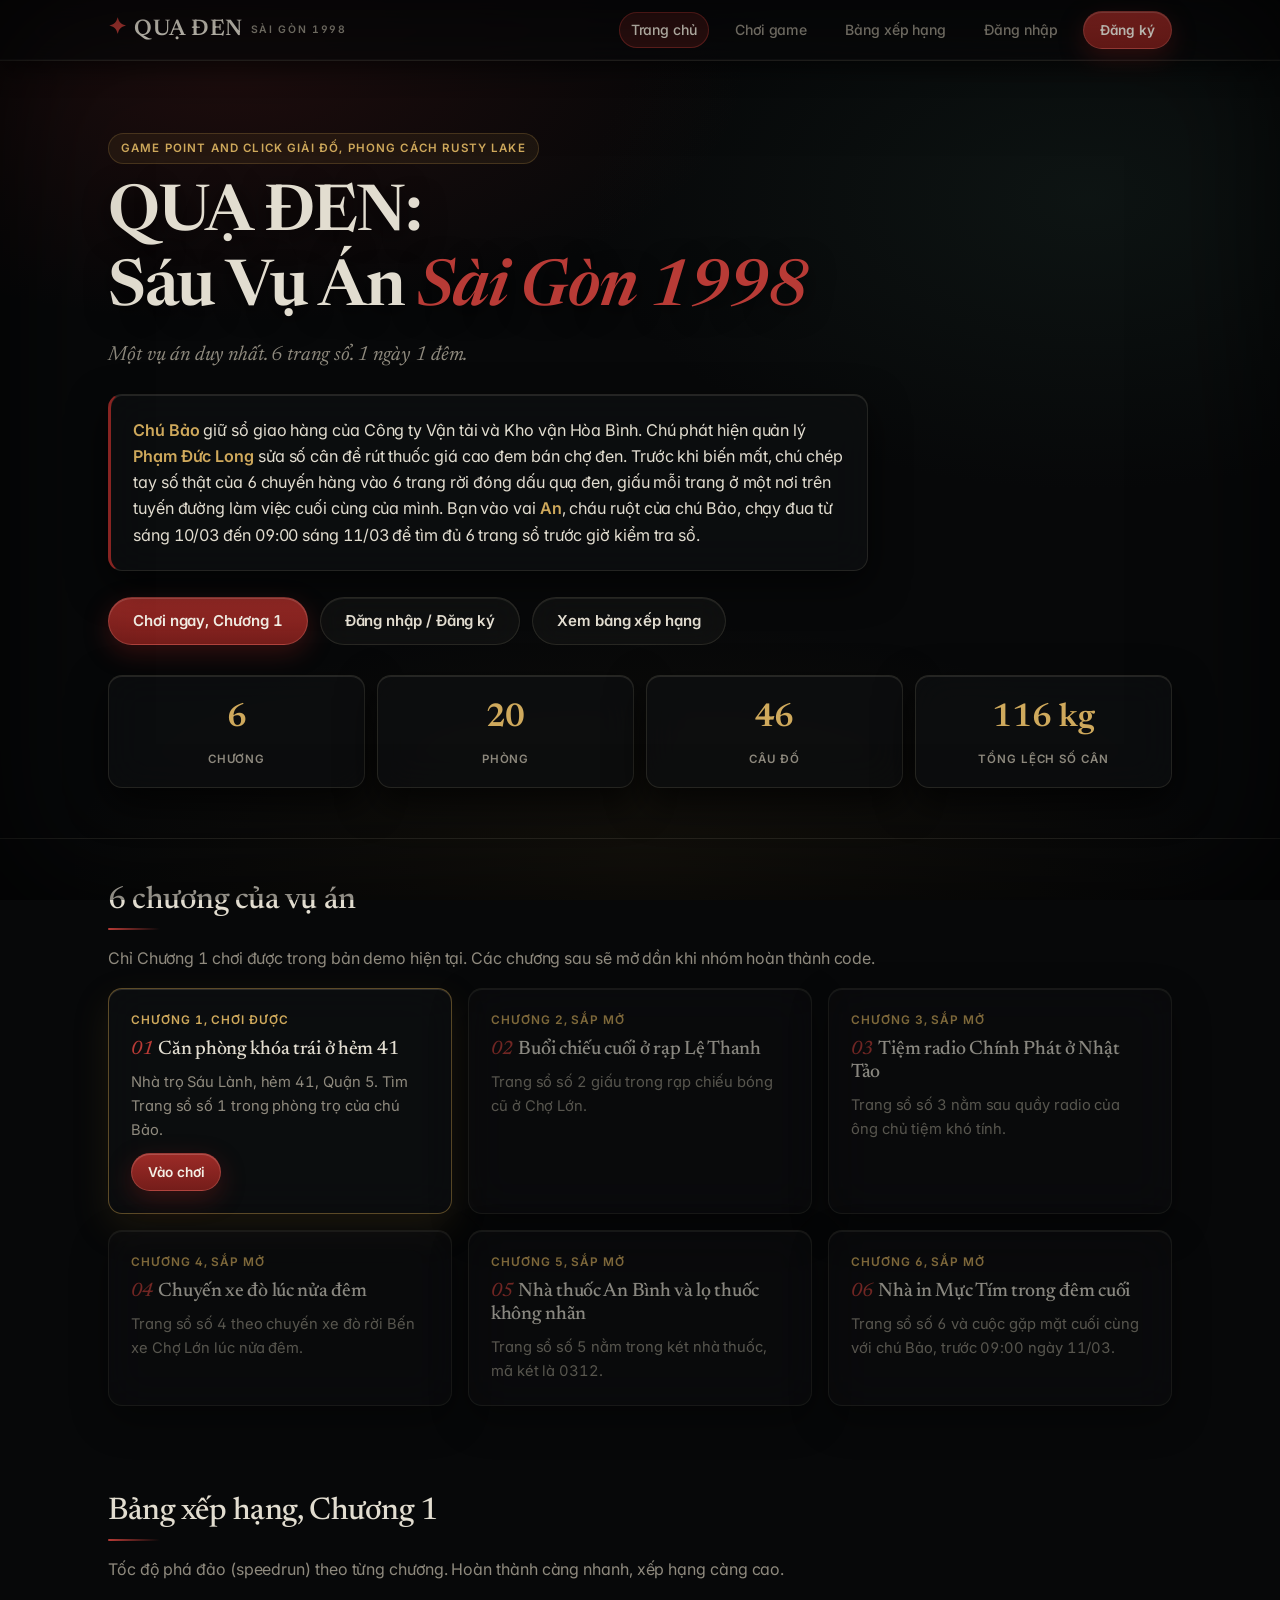
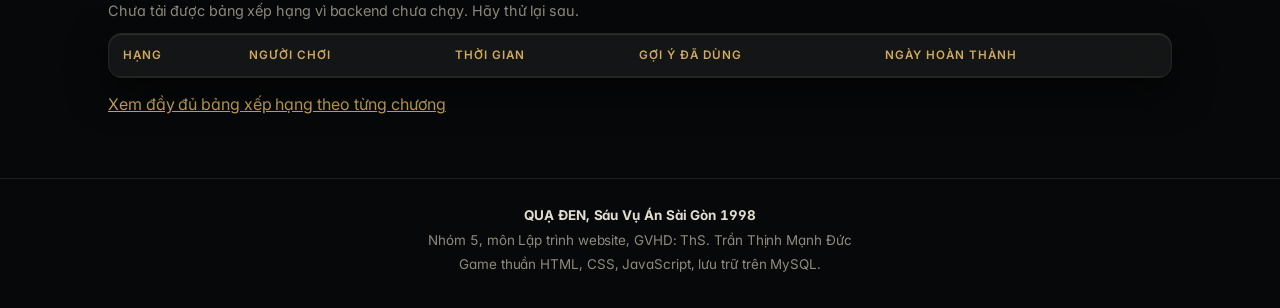
<file: frontend/index.html>
<!doctype html>
<html lang="vi">
<head>
  <meta charset="utf-8" />
  <meta name="viewport" content="width=device-width, initial-scale=1, viewport-fit=cover" />
  <meta name="color-scheme" content="dark" />
  <title>Quạ Đen: Sáu Vụ Án Sài Gòn 1998</title>
  <link rel="preconnect" href="https://fonts.googleapis.com" />
  <link rel="preconnect" href="https://fonts.gstatic.com" crossorigin />
  <link href="https://fonts.googleapis.com/css2?family=Inter:wght@400;500;600;700&family=Newsreader:ital,opsz,wght@0,6..72,500;0,6..72,600;1,6..72,400&display=swap" rel="stylesheet" />
  <link rel="stylesheet" href="css/style.css" />
</head>
<body>
  <header class="topnav">
    <div class="wrap">
      <a class="brand" href="index.html"><span class="crow">&#10022;</span> QUẠ ĐEN <small>Sài Gòn 1998</small></a>
      <a class="navlink active" href="index.html">Trang chủ</a>
      <a class="navlink" href="game.html">Chơi game</a>
      <a class="navlink" href="leaderboard.html">Bảng xếp hạng</a>
      <span class="nav-user hidden" id="navUser"></span>
      <a class="navlink hidden" id="navLogout" href="#" onclick="return false;">Đăng xuất</a>
      <a class="navlink" id="navLogin" href="auth.html">Đăng nhập</a>
      <a class="btn small" id="navRegister" href="auth.html#dang-ky">Đăng ký</a>
    </div>
  </header>

  <main>
    <section class="hero">
      <div class="wrap">
        <p class="kicker">Game point and click giải đố, phong cách Rusty Lake</p>
        <h1>QUẠ ĐEN:<br />Sáu Vụ Án <span class="year">Sài Gòn 1998</span></h1>
        <p class="tagline">Một vụ án duy nhất. 6 trang sổ. 1 ngày 1 đêm.</p>
        <div class="story">
          <b>Chú Bảo</b> giữ sổ giao hàng của Công ty Vận tải và Kho vận Hòa Bình.
          Chú phát hiện quản lý <b>Phạm Đức Long</b> sửa số cân để rút thuốc giá cao đem bán chợ đen.
          Trước khi biến mất, chú chép tay số thật của 6 chuyến hàng vào 6 trang rời đóng dấu quạ đen,
          giấu mỗi trang ở một nơi trên tuyến đường làm việc cuối cùng của mình.
          Bạn vào vai <b>An</b>, cháu ruột của chú Bảo, chạy đua từ sáng 10/03 đến 09:00 sáng 11/03
          để tìm đủ 6 trang sổ trước giờ kiểm tra sổ.
        </div>
        <div class="btn-row">
          <a class="btn" href="game.html">Chơi ngay, Chương 1</a>
          <a class="btn ghost" href="auth.html">Đăng nhập / Đăng ký</a>
          <a class="btn ghost" href="leaderboard.html">Xem bảng xếp hạng</a>
        </div>
        <div class="stats">
          <div class="stat"><b>6</b><span>Chương</span></div>
          <div class="stat"><b>20</b><span>Phòng</span></div>
          <div class="stat"><b>46</b><span>Câu đố</span></div>
          <div class="stat"><b>116 kg</b><span>Tổng lệch số cân</span></div>
        </div>
      </div>
    </section>

    <section class="section">
      <div class="wrap">
        <h2>6 chương của vụ án</h2>
        <p class="muted">Chỉ Chương 1 chơi được trong bản demo hiện tại. Các chương sau sẽ mở dần khi nhóm hoàn thành code.</p>
        <div class="grid" id="chapterGrid">
          <article class="card current">
            <p class="meta">Chương 1, chơi được</p>
            <h3><span class="no">01</span>Căn phòng khóa trái ở hẻm 41</h3>
            <p>Nhà trọ Sáu Lành, hẻm 41, Quận 5. Tìm Trang sổ số 1 trong phòng trọ của chú Bảo.</p>
            <p><a class="btn small" href="game.html">Vào chơi</a></p>
          </article>
          <article class="card locked">
            <p class="meta">Chương 2, sắp mở</p>
            <h3><span class="no">02</span>Buổi chiếu cuối ở rạp Lệ Thanh</h3>
            <p>Trang sổ số 2 giấu trong rạp chiếu bóng cũ ở Chợ Lớn.</p>
          </article>
          <article class="card locked">
            <p class="meta">Chương 3, sắp mở</p>
            <h3><span class="no">03</span>Tiệm radio Chính Phát ở Nhật Tảo</h3>
            <p>Trang sổ số 3 nằm sau quầy radio của ông chủ tiệm khó tính.</p>
          </article>
          <article class="card locked">
            <p class="meta">Chương 4, sắp mở</p>
            <h3><span class="no">04</span>Chuyến xe đò lúc nửa đêm</h3>
            <p>Trang sổ số 4 theo chuyến xe đò rời Bến xe Chợ Lớn lúc nửa đêm.</p>
          </article>
          <article class="card locked">
            <p class="meta">Chương 5, sắp mở</p>
            <h3><span class="no">05</span>Nhà thuốc An Bình và lọ thuốc không nhãn</h3>
            <p>Trang sổ số 5 nằm trong két nhà thuốc, mã két là 0312.</p>
          </article>
          <article class="card locked">
            <p class="meta">Chương 6, sắp mở</p>
            <h3><span class="no">06</span>Nhà in Mực Tím trong đêm cuối</h3>
            <p>Trang sổ số 6 và cuộc gặp mặt cuối cùng với chú Bảo, trước 09:00 ngày 11/03.</p>
          </article>
        </div>
      </div>
    </section>

    <section class="section">
      <div class="wrap">
        <h2>Bảng xếp hạng, Chương 1</h2>
        <p class="muted">Tốc độ phá đảo (speedrun) theo từng chương. Hoàn thành càng nhanh, xếp hạng càng cao.</p>
        <p class="status-line" id="homeLbStatus">Đang tải bảng xếp hạng...</p>
        <div class="table-wrap">
          <table>
            <thead>
              <tr><th>Hạng</th><th>Người chơi</th><th>Thời gian</th><th>Gợi ý đã dùng</th><th>Ngày hoàn thành</th></tr>
            </thead>
            <tbody id="homeLbBody"></tbody>
          </table>
          <p class="empty-note hidden" id="homeLbEmpty">Chương 1 chưa có ai hoàn thành. Bạn có thể là người đầu tiên.</p>
        </div>
        <p style="margin-top:14px;"><a href="leaderboard.html">Xem đầy đủ bảng xếp hạng theo từng chương</a></p>
      </div>
    </section>
  </main>

  <footer class="footer">
    <div class="wrap">
      <b>QUẠ ĐEN, Sáu Vụ Án Sài Gòn 1998</b><br />
      Nhóm 5, môn Lập trình website, GVHD: ThS. Trần Thịnh Mạnh Đức<br />
      Game thuần HTML, CSS, JavaScript, lưu trữ trên MySQL.
    </div>
  </footer>

  <script src="config.js"></script>
  <script src="js/api.js"></script>
  <script src="js/auth.js"></script>
  <script>
    /* Bảng xếp hạng thu nhỏ trên trang chủ (top 5, Chương 1). */
    document.addEventListener("DOMContentLoaded", function () {
      var status = document.getElementById("homeLbStatus");
      var body = document.getElementById("homeLbBody");
      var empty = document.getElementById("homeLbEmpty");
      function fmtTime(v) {
        if (v === null || v === undefined || v === "") return "-";
        var s = parseInt(v, 10);
        if (isNaN(s)) return String(v);
        return Math.floor(s / 60) + ":" + ("0" + (s % 60)).slice(-2);
      }
      function fmtDate(v) {
        if (!v) return "-";
        var d = new Date(String(v).replace(" ", "T"));
        if (isNaN(d.getTime())) return String(v);
        return d.toLocaleDateString("vi-VN") + " " + d.toLocaleTimeString("vi-VN", { hour: "2-digit", minute: "2-digit" });
      }
      function esc(s) {
        return String(s).replace(/[&<>"']/g, function (c) {
          return { "&": "&amp;", "<": "&lt;", ">": "&gt;", '"': "&quot;", "'": "&#39;" }[c];
        });
      }
      QD.getLeaderboard(1).then(function (data) {
        var rows = (data && (data.rows || data.bang_xep_hang || data.data)) || [];
        status.classList.add("hidden");
        if (!rows.length) { empty.classList.remove("hidden"); return; }
        rows.slice(0, 5).forEach(function (row, i) {
          var tr = document.createElement("tr");
          var ten = row.ten_dang_nhap || row.ten || row.nguoi_choi || "Người chơi ẩn danh";
          var thoiGian = row.thoi_gian_hoan_thanh !== undefined ? row.thoi_gian_hoan_thanh : row.thoi_gian;
          var ngay = row.ngay_hoan_thanh || row.ngay_tao || row.created_at;
          var soGoiY = row.so_goi_y_da_dung !== undefined ? row.so_goi_y_da_dung : (row.so_goi_y || "-");
          tr.innerHTML = "<td>" + (i + 1) + "</td><td>" + esc(ten) + "</td><td>" + fmtTime(thoiGian) + "</td><td>" + esc(String(soGoiY)) + "</td><td>" + esc(fmtDate(ngay)) + "</td>";
          body.appendChild(tr);
        });
      }).catch(function () {
        status.textContent = "Chưa tải được bảng xếp hạng vì backend chưa chạy. Hãy thử lại sau.";
      });
    });
  </script>
  <script>
    /* Danh sách chương: lấy từ backend, nếu backend chưa chạy thì giữ bản cứng hiện có. */
    document.addEventListener("DOMContentLoaded", function () {
      var grid = document.getElementById("chapterGrid");
      if (!grid) return;
      function esc(s) {
        return String(s == null ? "" : s).replace(/[&<>"']/g, function (c) {
          return { "&": "&amp;", "<": "&lt;", ">": "&gt;", '"': "&quot;", "'": "&#39;" }[c];
        });
      }
      QD.getChapters().then(function (data) {
        var rows = (data && (data.chapters || data.rows || data.data)) || [];
        if (!rows.length) return;
        rows.sort(function (a, b) {
          return (a.thu_tu || a.ma_chuong || 0) - (b.thu_tu || b.ma_chuong || 0);
        });
        grid.innerHTML = "";
        rows.forEach(function (ch) {
          var ma = ch.ma_chuong || ch.thu_tu || 0;
          var ten = ch.ten_chuong || ch.ten || ("Chương " + ma);
          var moTa = ch.mo_ta || "";
          var playable = ma === 1;
          var card = document.createElement("article");
          card.className = "card" + (playable ? " current" : " locked");
          var num = ("0" + ma).slice(-2);
          card.innerHTML =
            '<p class="meta">' + (playable ? "Chương " + ma + ", chơi được" : "Chương " + ma + ", sắp mở") + "</p>" +
            '<h3><span class="no">' + num + "</span>" + esc(ten) + "</h3>" +
            "<p>" + esc(moTa) + "</p>" +
            (playable ? '<p><a class="btn small" href="game.html">Vào chơi</a></p>' : "");
          grid.appendChild(card);
        });
      }).catch(function () { /* giữ bản cứng khi backend chưa chạy */ });
    });
  </script>
</body>
</html>
</file>
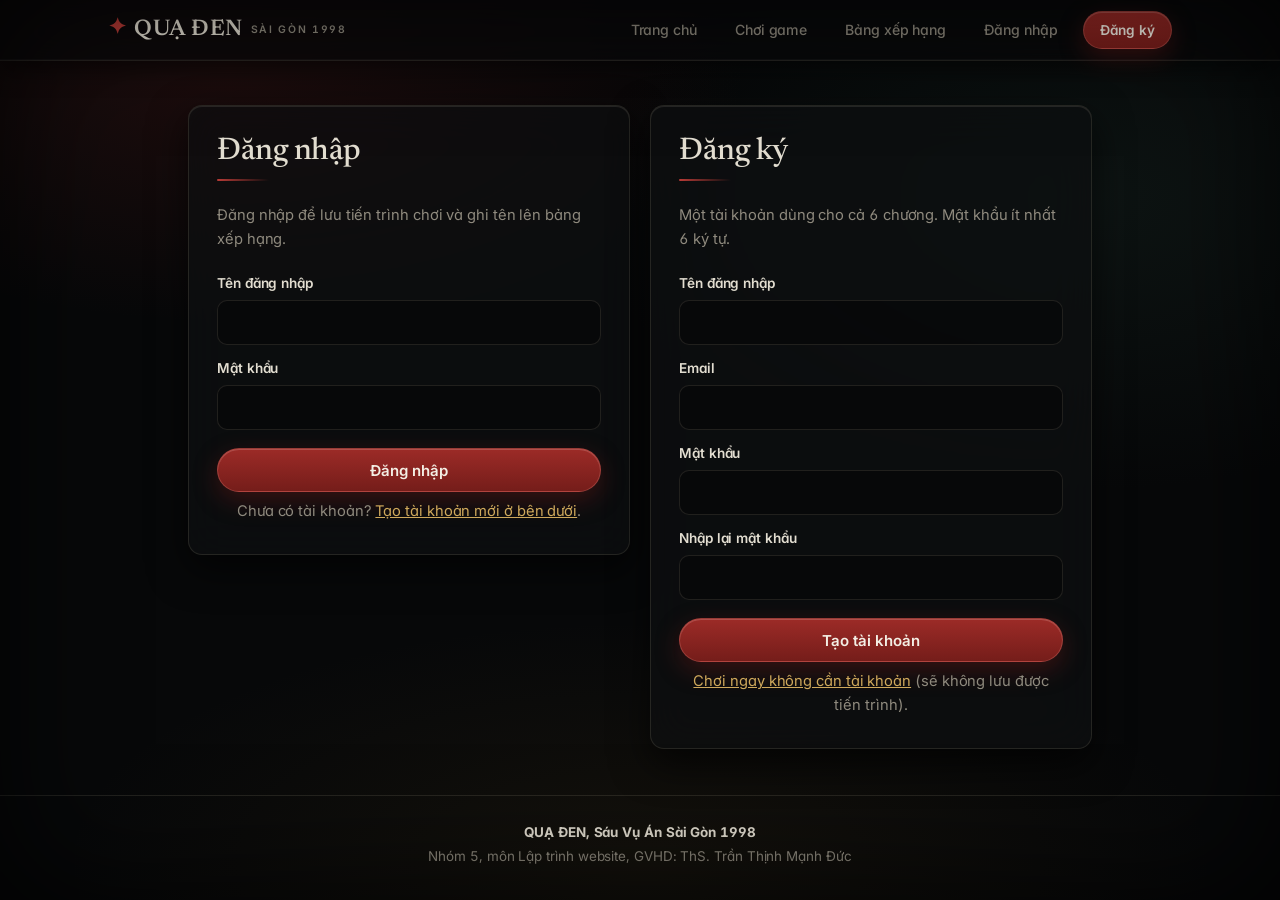
<file: frontend/auth.html>
<!doctype html>
<html lang="vi">
<head>
  <meta charset="utf-8" />
  <meta name="viewport" content="width=device-width, initial-scale=1, viewport-fit=cover" />
  <meta name="color-scheme" content="dark" />
  <title>Đăng nhập / Đăng ký, Quạ Đen</title>
  <link rel="preconnect" href="https://fonts.googleapis.com" />
  <link rel="preconnect" href="https://fonts.gstatic.com" crossorigin />
  <link href="https://fonts.googleapis.com/css2?family=Inter:wght@400;500;600;700&family=Newsreader:ital,opsz,wght@0,6..72,500;0,6..72,600;1,6..72,400&display=swap" rel="stylesheet" />
  <link rel="stylesheet" href="css/style.css" />
</head>
<body>
  <header class="topnav">
    <div class="wrap">
      <a class="brand" href="index.html"><span class="crow">&#10022;</span> QUẠ ĐEN <small>Sài Gòn 1998</small></a>
      <a class="navlink" href="index.html">Trang chủ</a>
      <a class="navlink" href="game.html">Chơi game</a>
      <a class="navlink" href="leaderboard.html">Bảng xếp hạng</a>
      <span class="nav-user hidden" id="navUser"></span>
      <a class="navlink hidden" id="navLogout" href="#" onclick="return false;">Đăng xuất</a>
      <a class="navlink" id="navLogin" href="auth.html">Đăng nhập</a>
      <a class="btn small" id="navRegister" href="auth.html#dang-ky">Đăng ký</a>
    </div>
  </header>

  <main class="section">
    <div class="wrap form-card">
      <div class="auth-grid">
      <div class="card">
        <h2>Đăng nhập</h2>
        <p class="muted">Đăng nhập để lưu tiến trình chơi và ghi tên lên bảng xếp hạng.</p>
        <form id="loginForm" novalidate>
          <label for="loginName">Tên đăng nhập</label>
          <input type="text" id="loginName" name="ten_dang_nhap" autocomplete="username" required />
          <label for="loginPass">Mật khẩu</label>
          <input type="password" id="loginPass" name="mat_khau" autocomplete="current-password" required />
          <button class="btn" type="submit">Đăng nhập</button>
          <p class="msg hidden" id="loginMsg" role="status"></p>
        </form>
        <p class="form-switch">Chưa có tài khoản? <a href="#dang-ky">Tạo tài khoản mới ở bên dưới</a>.</p>
      </div>

      <div class="card" id="dang-ky">
        <h2>Đăng ký</h2>
        <p class="muted">Một tài khoản dùng cho cả 6 chương. Mật khẩu ít nhất 6 ký tự.</p>
        <form id="registerForm" novalidate>
          <label for="regName">Tên đăng nhập</label>
          <input type="text" id="regName" name="ten_dang_nhap" autocomplete="username" required />
          <label for="regEmail">Email</label>
          <input type="email" id="regEmail" name="email" autocomplete="email" required />
          <label for="regPass">Mật khẩu</label>
          <input type="password" id="regPass" name="mat_khau" autocomplete="new-password" required />
          <label for="regPass2">Nhập lại mật khẩu</label>
          <input type="password" id="regPass2" name="mat_khau_nhap_lai" autocomplete="new-password" required />
          <button class="btn" type="submit">Tạo tài khoản</button>
          <p class="msg hidden" id="regMsg" role="status"></p>
        </form>
        <p class="form-switch"><a href="game.html">Chơi ngay không cần tài khoản</a> (sẽ không lưu được tiến trình).</p>
      </div>
      </div>
    </div>
  </main>

  <footer class="footer">
    <div class="wrap">
      <b>QUẠ ĐEN, Sáu Vụ Án Sài Gòn 1998</b><br />
      Nhóm 5, môn Lập trình website, GVHD: ThS. Trần Thịnh Mạnh Đức
    </div>
  </footer>

  <script src="config.js"></script>
  <script src="js/api.js"></script>
  <script src="js/auth.js"></script>
</body>
</html>
</file>
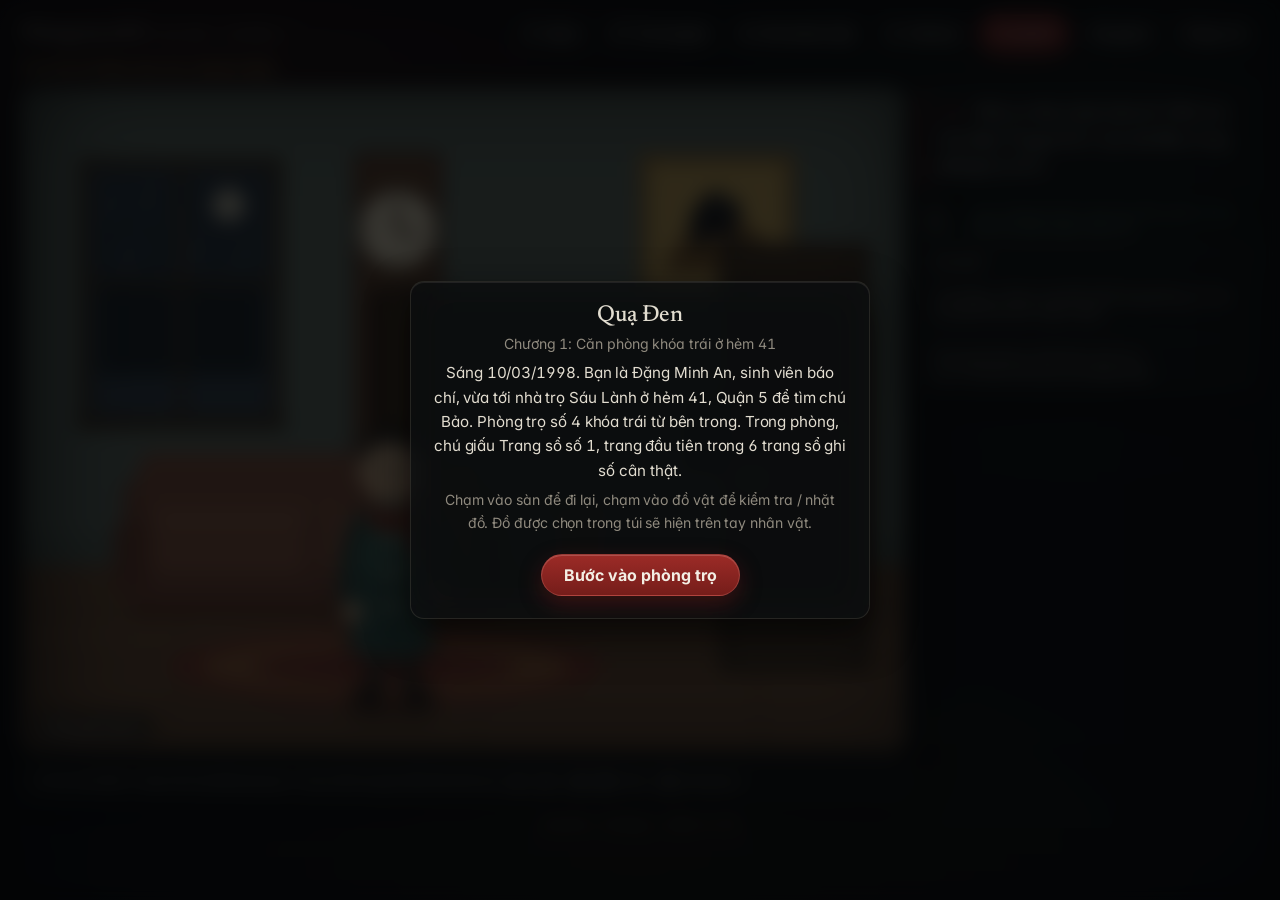
<file: frontend/game.html>
<!doctype html>
<html lang="vi">
  <head>
    <meta charset="utf-8" />
    <meta name="viewport" content="width=device-width, initial-scale=1, viewport-fit=cover" />
    <meta name="color-scheme" content="dark" />
    <link rel="icon" href="data:," />
    <title>Quạ Đen: Chương 1, Căn phòng khóa trái ở hẻm 41</title>
    <link rel="preconnect" href="https://fonts.googleapis.com" />
    <link rel="preconnect" href="https://fonts.gstatic.com" crossorigin />
    <link href="https://fonts.googleapis.com/css2?family=Inter:wght@400;500;600;700&family=Newsreader:ital,opsz,wght@0,6..72,500;0,6..72,600;1,6..72,400&display=swap" rel="stylesheet" />
    <style>
      :root{
        --bg:#e9e4d8; --panel:#f5f1e6; --ink:#2b2620; --ink-soft:#5c554a;
        --line:#c9bfa9; --accent:#8a3324; --accent-2:#31544d;
        --slot:#efe9da; --slot-line:#b8ab8f; --bar:#efe9da;
        --shadow:0 10px 30px rgba(43,38,32,.18);
      }
      @media (prefers-color-scheme: dark){
        :root{
          --bg:#171512; --panel:#221f1b; --ink:#ece5d3; --ink-soft:#b3a98f;
          --line:#4a4234; --accent:#c96f4a; --accent-2:#7fb3a5;
          --slot:#2a2620; --slot-line:#57503e; --bar:#221f1b;
          --shadow:0 10px 30px rgba(0,0,0,.5);
        }
      }
      *{ box-sizing:border-box; }
      html,body{ margin:0; padding:0; }
      body{
        background:var(--bg); color:var(--ink);
        font-family:"Be Vietnam Pro", system-ui, sans-serif;
        min-height:100vh; min-height:100dvh; display:flex; flex-direction:column; align-items:center;
        padding:14px 14px calc(28px + env(safe-area-inset-bottom, 0px));
        -webkit-text-size-adjust:100%;
      }
      button{ font-family:inherit; cursor:pointer; min-height:2.25rem; touch-action:manipulation; }
      .wrap{ width:100%; max-width:1240px; display:flex; flex-direction:column; gap:12px; }

      /* ---------- responsive game layout (PC 2 cột, Mobile/Tablet 1 cột) ---------- */
      .game-layout{
        display:grid;
        grid-template-columns:minmax(0, 1fr) 340px;
        gap:14px;
        align-items:start;
      }
      .game-main{ display:flex; flex-direction:column; gap:10px; min-width:0; }
      .game-side{
        display:flex; flex-direction:column; gap:10px; min-width:0;
        position:sticky; top:12px;
      }

      /* ---------- top bar ---------- */
      .topbar{ display:flex; align-items:center; gap:8px; flex-wrap:wrap; }
      .topbar .room-name{
        font-family:"Playfair Display", serif; font-size:clamp(1.08rem, 2.2vw, 1.3rem); font-weight:700; letter-spacing:.02em;
        margin-right:auto; display:flex; align-items:baseline; gap:10px; flex-wrap:wrap;
      }
      .room-name .chap{ font-family:"Be Vietnam Pro",sans-serif; font-size:.72rem; font-weight:600; color:var(--ink-soft); letter-spacing:.14em; text-transform:uppercase; }
      .tbtn{
        background:var(--panel); color:var(--ink); border:1px solid var(--line);
        border-radius:8px; padding:6px 12px; min-height:38px; font-size:.84rem; font-weight:600;
        display:inline-flex; align-items:center; justify-content:center; gap:6px; white-space:nowrap;
        transition:border-color .15s, color .15s, filter .15s;
      }
      .tbtn:hover{ border-color:var(--accent); color:var(--accent); }
      .tbtn svg{ width:16px; height:16px; flex-shrink:0; }

      /* ---------- scene ---------- */
      .scene-shell{
        position:relative; border-radius:10px; overflow:hidden;
        border:1px solid var(--line); box-shadow:var(--shadow);
        background:#4d5a54; aspect-ratio:4/3;
        width:100%;
        max-width:min(100%, calc((100dvh - 140px) * 4 / 3));
        margin:0 auto;
        user-select:none; -webkit-user-select:none; touch-action:manipulation;
      }
      .scene{ position:absolute; inset:0; display:none; }
      .scene.active{ display:block; }
      .scene svg{ width:100%; height:100%; display:block; }
      .hotspot{
        position:absolute; background:transparent; border:none; padding:0; margin:0;
        min-height:0; cursor:pointer; border-radius:8px; z-index:3;
      }
      .hotspot:hover, .hotspot:focus-visible{
        outline:2px solid rgba(255,236,180,.0);
        box-shadow:inset 0 0 0 2px rgba(255,238,190,.55), inset 0 0 22px rgba(255,238,190,.28);
      }
      .hotspot.taken{ display:none; }
      .nav-arrow{
        position:absolute; top:50%; transform:translateY(-50%); z-index:5;
        width:44px; height:64px; border:none; border-radius:8px;
        background:rgba(20,16,10,.38); color:#f3ead2; font-size:1.5rem; line-height:1;
        display:flex; align-items:center; justify-content:center; min-height:0;
        transition:background .15s;
      }
      .nav-arrow:hover{ background:rgba(20,16,10,.62); }
      .nav-arrow.left{ left:8px; } .nav-arrow.right{ right:8px; }
      .vignette{ position:absolute; inset:0; pointer-events:none; z-index:2;
        box-shadow:inset 0 0 90px rgba(10,8,4,.5), inset 0 0 18px rgba(10,8,4,.35); }
      .room-tag{
        position:absolute; left:12px; bottom:10px; z-index:4; pointer-events:none;
        background:rgba(20,16,10,.5); color:#f3ead2; font-size:.78rem; font-weight:600;
        padding:5px 10px; border-radius:6px; letter-spacing:.06em;
      }
      /* ---------- player character ---------- */
      .player{
        position:absolute; z-index:6; width:13.5%; aspect-ratio: 62/150;
        left:42%; top:52%; transform:translate(-50%,-100%);
        pointer-events:none; filter:drop-shadow(0 10px 8px rgba(0,0,0,.35));
        transition:none; will-change:left,top;
      }
      .player-inner{ width:100%; height:100%; transform-origin:50% 90%; }
      .player.flip .player-inner{ transform:scaleX(-1); }
      .player.walking .player-inner{ animation:walkBob .36s ease-in-out infinite alternate; }
      .player.bending .player-inner{ animation:bendDown .55s ease forwards; }
      .player .held-item{
        position:absolute; right:-14%; top:46%; width:42%; height:28%;
        display:none; align-items:center; justify-content:center;
        background:rgba(245,241,230,.92); border:1.5px solid #8a3324; border-radius:50%;
        padding:4px;
      }
      .player.has-held .held-item{ display:flex; }
      .player .held-item svg{ width:100%; height:100%; }
      .player .walk-shadow{
        position:absolute; left:12%; right:12%; bottom:-2%; height:10px; border-radius:50%;
        background:rgba(0,0,0,.28); filter:blur(2px);
      }
      @keyframes walkBob{ from{ transform:translateY(0) rotate(-1.2deg);} to{ transform:translateY(-4.5%) rotate(1.2deg);} }
      @keyframes bendDown{ 0%{ transform:rotate(0);} 45%{ transform:rotate(9deg) translateY(6%);} 100%{ transform:rotate(0);} }
      .player.flip.walking .player-inner{ animation:walkBobFlip .36s ease-in-out infinite alternate; }
      @keyframes walkBobFlip{ from{ transform:scaleX(-1) translateY(0) rotate(-1.2deg);} to{ transform:scaleX(-1) translateY(-4.5%) rotate(1.2deg);} }
      .click-marker{
        position:absolute; z-index:5; width:26px; height:26px; margin:-13px 0 0 -13px;
        border:2px solid rgba(255,238,190,.95); border-radius:50%; pointer-events:none;
        opacity:0; transform:scale(.4);
      }
      .click-marker.pop{ animation:markerPop .5s ease-out forwards; }
      @keyframes markerPop{ 0%{opacity:1; transform:scale(.4);} 100%{opacity:0; transform:scale(1.5);} }
      .controls-hint{
        display:flex; gap:6px; flex-wrap:wrap; align-items:center; font-size:.8rem; color:var(--ink-soft);
        background:var(--panel); border:1px solid var(--line); border-radius:10px; padding:8px 12px; line-height:1.5;
      }
      .controls-hint b{ color:var(--ink); }
      .controls-hint kbd{
        font-family:inherit; font-size:.72rem; font-weight:700; background:var(--slot); border:1px solid var(--slot-line);
        border-bottom-width:2px; border-radius:5px; padding:1px 6px; color:var(--ink);
      }
      .target-ring{
        position:absolute; z-index:4; border:2px dashed rgba(255,238,190,.9); border-radius:8px; pointer-events:none;
        opacity:0; transition:opacity .2s;
      }
      .target-ring.show{ opacity:1; }

      /* ---------- dialogue ---------- */
      .dialogue{
        background:var(--bar); border:1px solid var(--line); border-radius:10px;
        min-height:64px; padding:12px 16px; display:flex; align-items:center;
        font-size:1rem; line-height:1.55;
      }
      .dialogue .who{ font-family:"Playfair Display",serif; font-style:italic; color:var(--accent); margin-right:8px; white-space:nowrap; }
      .objective{
        font-size:.82rem; color:var(--ink-soft); display:flex; gap:8px; align-items:center; padding:0 4px;
      }
      .objective b{ color:var(--accent-2); }

      /* ---------- inventory ---------- */
      .inv-wrap{ background:var(--panel); border:1px solid var(--line); border-radius:10px; padding:10px 12px; }
      .inv-label{ font-size:.7rem; font-weight:700; letter-spacing:.16em; text-transform:uppercase; color:var(--ink-soft); margin-bottom:8px; }
      .inv{ display:flex; gap:8px; flex-wrap:wrap; }
      .slot{
        width:60px; height:60px; border-radius:10px; border:1.5px dashed var(--slot-line);
        background:var(--slot); display:flex; flex-direction:column; align-items:center; justify-content:center;
        gap:1px; padding:4px 2px; position:relative; min-height:60px;
      }
      .slot.filled{ border-style:solid; cursor:pointer; }
      .slot.filled:hover{ border-color:var(--accent); }
      .slot.selected{ border-color:var(--accent); border-style:solid; box-shadow:0 0 0 2px var(--accent) inset, 0 4px 10px rgba(0,0,0,.15); background:var(--panel); }
      .slot svg{ width:30px; height:30px; }
      .slot .nm{ font-size:.56rem; font-weight:600; text-align:center; line-height:1.15; color:var(--ink); }
      .inv-empty{ font-size:.85rem; color:var(--ink-soft); padding:10px 2px; }

      /* ---------- modal / close-up ---------- */
      .overlay{
        position:fixed; inset:0; z-index:50; display:none;
        background:rgba(12,10,6,.66); align-items:center; justify-content:center; padding:16px;
      }
      .overlay.open{ display:flex; }
      .card{
        background:var(--panel); color:var(--ink); border:1px solid var(--line); border-radius:14px;
        max-width:460px; width:100%; padding:22px; box-shadow:var(--shadow);
        max-height:92vh; overflow-y:auto; text-align:center;
      }
      .card h2{ font-family:"Playfair Display",serif; margin:0 0 6px; font-size:1.45rem; }
      .card p{ margin:6px 0; line-height:1.6; font-size:.95rem; }
      .card .sub{ color:var(--ink-soft); font-size:.88rem; }
      .btn{
        background:var(--accent); color:#fdf6e3; border:none; border-radius:9px;
        padding:10px 22px; font-size:1rem; font-weight:700; margin-top:14px;
      }
      .btn:hover{ filter:brightness(1.12); }
      .btn.ghost{ background:transparent; color:var(--ink); border:1px solid var(--line); }
      .close-x{
        float:right; background:transparent; border:1px solid var(--line); border-radius:8px;
        width:38px; height:38px; font-size:1.05rem; color:var(--ink); min-height:38px;
      }

      /* clock puzzle */
      .clockface{ width:190px; height:190px; margin:10px auto; position:relative; }
      .steppers{ display:flex; gap:14px; justify-content:center; margin-top:8px; flex-wrap:wrap; }
      .stepper{ display:flex; align-items:center; gap:8px; }
      .stepper button{ width:40px; height:40px; border-radius:8px; border:1px solid var(--line); background:var(--slot); font-size:1.15rem; font-weight:700; color:var(--ink); }
      .stepper .val{ font-family:"Playfair Display",serif; font-size:1.5rem; min-width:64px; }
      .stepper .lab{ font-size:.72rem; color:var(--ink-soft); font-weight:700; letter-spacing:.1em; }

      /* safe keypad */
      .safe-display{
        font-family:"Playfair Display",serif; font-size:2rem; letter-spacing:.5em; text-indent:.5em;
        background:var(--slot); border:1px solid var(--line); border-radius:10px; padding:8px 0; margin:12px auto; max-width:260px; min-height:60px;
      }
      .pad{ display:grid; grid-template-columns:repeat(3,64px); gap:8px; justify-content:center; margin-top:6px; }
      .pad button{ height:52px; border-radius:10px; border:1px solid var(--line); background:var(--slot); font-size:1.2rem; font-weight:700; color:var(--ink); }
      .pad button:hover{ border-color:var(--accent); color:var(--accent); }
      .pad .wide{ grid-column:span 1; font-size:.85rem; }

      /* symbol panel */
      .symrow{ display:flex; gap:10px; justify-content:center; margin:14px 0 6px; flex-wrap:wrap; }
      .symbtn{
        width:72px; height:72px; border-radius:12px; border:1.5px solid var(--line);
        background:var(--slot); display:flex; align-items:center; justify-content:center; min-height:72px;
      }
      .symbtn:hover{ border-color:var(--accent); }
      .symbtn svg{ width:44px; height:44px; }
      .dots{ display:flex; gap:8px; justify-content:center; margin-top:10px; }
      .dots i{ width:12px; height:12px; border-radius:50%; border:1.5px solid var(--slot-line); display:block; }
      .dots i.on{ background:var(--accent); border-color:var(--accent); }
      .shake{ animation:shake .4s; }
      @keyframes shake{ 0%,100%{transform:translateX(0)} 25%{transform:translateX(-7px)} 75%{transform:translateX(7px)} }

      .mirror-syms{ display:flex; gap:14px; justify-content:center; align-items:center; margin:14px 0; flex-wrap:wrap; }
      .mirror-syms svg{ width:46px; height:46px; }
      .mirror-syms .arr{ color:var(--ink-soft); font-size:1.2rem; }
      .radio-line{ font-family:"Playfair Display",serif; font-style:italic; font-size:1.15rem; min-height:1.6em; }
      .static-noise{ letter-spacing:.3em; color:var(--ink-soft); }

      .end-stats{ display:flex; gap:10px; justify-content:center; margin:14px 0 4px; flex-wrap:wrap; }
      .end-stats .st{ background:var(--slot); border:1px solid var(--line); border-radius:10px; padding:10px 16px; }
      .end-stats .st b{ display:block; font-family:"Playfair Display",serif; font-size:1.4rem; }
      .end-stats .st span{ font-size:.72rem; color:var(--ink-soft); font-weight:700; letter-spacing:.08em; text-transform:uppercase; }

      .toast{
        position:fixed; left:50%; bottom:22px; transform:translateX(-50%) translateY(20px); z-index:60;
        background:#241f16; color:#f5edd6; padding:10px 18px; border-radius:10px; font-size:.92rem; font-weight:600;
        opacity:0; pointer-events:none; transition:all .25s; box-shadow:var(--shadow); max-width:92vw; text-align:center;
      }
      .toast.show{ opacity:1; transform:translateX(-50%) translateY(0); }

      .footer-note{ font-size:.78rem; color:var(--ink-soft); text-align:center; margin-top:2px; line-height:1.6; }
      @media (max-width:820px){
        .wrap{ max-width:820px; }
        .game-layout{ grid-template-columns:1fr; }
        .game-side{ position:static; }
        .scene-shell{ max-width:min(100%, calc(50dvh * 4 / 3)); }
      }
      @media (hover:none){
        .kbd-hint{ display:none; }
        .hotspot:not(.taken){
          box-shadow:inset 0 0 0 1.5px rgba(255,238,190,.22);
        }
      }
      @media (max-width:600px){
        body{ padding:10px 10px calc(20px + env(safe-area-inset-bottom, 0px)); }
        .topbar{ gap:6px; }
        .topbar .room-name{ width:100%; margin-right:0; font-size:1.08rem; }
        .tbtn{ padding:6px 10px; font-size:.8rem; min-height:36px; flex:1 1 auto; }
        .game-user{ width:100%; text-align:left; }
        .slot{ width:56px; height:56px; min-height:56px; }
        .dialogue{ font-size:.94rem; min-height:58px; padding:10px 12px; }
        .controls-hint{ font-size:.76rem; padding:7px 10px; }
        .nav-arrow{ width:40px; height:58px; font-size:1.35rem; }
        .nav-arrow.left{ left:4px; } .nav-arrow.right{ right:4px; }
        .card{ padding:18px 16px; }
        .pad{ grid-template-columns:repeat(3, minmax(52px, 64px)); gap:6px; }
        .pad button{ height:48px; }
        .symbtn{ width:62px; height:62px; min-height:62px; }
        .symbtn svg{ width:36px; height:36px; }
      }
      @media (prefers-reduced-motion: reduce){
        .shake{ animation:none; }
        .toast{ transition:none; }
      }
    </style>
  
    <style>
      /* Giao dien Rusty Lake Noir + Liquid Glass toi cho game Qua Den. */
      :root{
        --bg:#070809; --panel:rgba(14,16,17,.74); --ink:#e2ddd0; --ink-soft:#8f8a7e;
        --line:rgba(210,198,170,.13); --accent:#b89146; --accent-2:#5d8277; --blood:#8c2623;
        --slot:rgba(226,221,208,.04); --slot-line:rgba(210,198,170,.18); --bar:rgba(14,16,17,.74);
        --shadow:inset 0 1px 0 rgba(242,234,214,.09), 0 16px 42px rgba(0,0,0,.68);
        --font-display:"Newsreader", Georgia, "Times New Roman", serif;
        --font-apple:-apple-system, BlinkMacSystemFont, "SF Pro Text", "Inter", "Segoe UI", system-ui, sans-serif;
      }
      body{
        font-family:var(--font-apple);
        font-feature-settings:"cv02","cv03","cv04","cv11";
        font-variant-numeric:tabular-nums;
        letter-spacing:-.005em;
        -webkit-font-smoothing:antialiased;
        -moz-osx-font-smoothing:grayscale;
        text-rendering:optimizeLegibility;
        background:
          radial-gradient(ellipse 65% 45% at 18% 8%, rgba(140,38,35,.17), transparent 62%),
          radial-gradient(ellipse 60% 50% at 85% 22%, rgba(28,48,42,.30), transparent 65%),
          radial-gradient(ellipse 75% 45% at 50% 96%, rgba(115,87,35,.12), transparent 60%),
          var(--bg);
        background-attachment:fixed;
      }
      body::after{
        content:""; position:fixed; inset:0; pointer-events:none; z-index:40;
        box-shadow:inset 0 0 130px rgba(0,0,0,.78);
      }
      .topbar .room-name, .card h2, .dialogue .who, .stepper .val,
      .safe-display, .radio-line, .end-stats .st b{
        font-family:var(--font-display);
        font-weight:500;
        letter-spacing:-.015em;
      }
      .dialogue{
        font-family:var(--font-display); font-size:1.05rem; line-height:1.58;
        border-left:3px solid #8c2623;
      }
      .dialogue .who{ color:#b83b36; font-style:italic; }
      .room-name .chap{ font-family:var(--font-apple); letter-spacing:.1em; font-size:.66rem; }
      .tbtn{
        text-decoration:none;
        border-radius:999px;
        background:var(--panel);
        backdrop-filter:blur(18px) saturate(140%);
        -webkit-backdrop-filter:blur(18px) saturate(140%);
        box-shadow:inset 0 1px 0 rgba(242,234,214,.08);
      }
      .tbtn:hover{ border-color:rgba(207,169,92,.45); color:#cfa95c; }
      .tbtn.gold{
        background:linear-gradient(180deg,#9c2b27,#751d1a);
        border-color:rgba(214,114,108,.35);
        color:#f3eee4;
        box-shadow:inset 0 1px 0 rgba(255,225,220,.2), 0 6px 20px rgba(117,29,26,.42);
      }
      .tbtn.gold:hover{ color:#ffffff; filter:brightness(1.1); }
      .scene-shell{ border-radius:16px; border-color:rgba(210,198,170,.16); }
      .nav-arrow{
        border-radius:999px;
        width:44px; height:44px;
        background:rgba(12,14,15,.65);
        border:1px solid rgba(210,198,170,.16);
        backdrop-filter:blur(16px) saturate(140%);
        -webkit-backdrop-filter:blur(16px) saturate(140%);
      }
      .room-tag{
        border-radius:999px;
        background:rgba(12,14,15,.68);
        border:1px solid rgba(210,198,170,.14);
        backdrop-filter:blur(14px);
        -webkit-backdrop-filter:blur(14px);
      }
      .controls-hint, .dialogue, .inv-wrap, .card{
        border-radius:14px;
        backdrop-filter:blur(20px) saturate(140%);
        -webkit-backdrop-filter:blur(20px) saturate(140%);
        box-shadow:var(--shadow);
      }
      .overlay{ backdrop-filter:blur(10px); -webkit-backdrop-filter:blur(10px); background:rgba(5,6,7,.78); }
      .btn{
        border-radius:999px;
        background:linear-gradient(180deg,#9c2b27,#751d1a);
        border:1px solid rgba(214,114,108,.35);
        color:#f3eee4;
        box-shadow:inset 0 1px 0 rgba(255,225,220,.2), 0 8px 22px rgba(117,29,26,.42);
      }
      .btn.ghost{
        background:rgba(226,221,208,.05);
        color:var(--ink);
        border:1px solid var(--line);
        box-shadow:inset 0 1px 0 rgba(242,234,214,.08);
      }
      .slot{ border-radius:12px; }
      .slot.selected{ border-color:#b83b36; box-shadow:0 0 0 2px rgba(184,59,54,.65) inset, 0 4px 12px rgba(0,0,0,.4); }
      .toast{
        border-radius:999px;
        background:rgba(14,16,17,.88);
        border:1px solid rgba(210,198,170,.18);
        backdrop-filter:blur(18px) saturate(140%);
        -webkit-backdrop-filter:blur(18px) saturate(140%);
      }
      .game-user{ font-size:.8rem; font-weight:600; color:#cfa95c; }
      .player .held-item{ border-color:#b83b36; }
      .inv-server{
        margin-top:8px; font-size:.8rem; color:var(--ink-soft);
        border-top:1px dashed var(--slot-line); padding-top:8px; line-height:1.5;
      }
      .save-hint{ font-size:.78rem; color:var(--ink-soft); }

      /* ---------- khung tro chuyen nhan vat ---------- */
      .chat-card{ text-align:left; max-width:520px; }
      .chat-head{
        display:flex; align-items:center; gap:12px; padding-bottom:12px;
        border-bottom:1px solid var(--line); margin-bottom:14px;
      }
      .chat-avatar{
        width:44px; height:44px; border-radius:999px; flex-shrink:0;
        background:radial-gradient(circle at 30% 30%, rgba(184,59,54,.45), rgba(14,16,17,.9));
        border:1px solid rgba(207,169,92,.35);
        display:flex; align-items:center; justify-content:center;
        font-family:var(--font-display); font-size:1.2rem; color:#cfa95c;
      }
      .chat-meta{ flex:1; min-width:0; }
      .chat-meta h3{
        margin:0; font-family:var(--font-display); font-size:1.2rem; font-weight:600; color:var(--ink);
      }
      .chat-meta span{ font-size:.78rem; color:var(--ink-soft); display:block; }
      .chat-body{
        font-family:var(--font-display); font-size:1.08rem; line-height:1.65;
        color:var(--ink); min-height:72px; margin-bottom:14px;
        padding:12px 14px; border-radius:12px;
        background:rgba(7,8,9,.52); border:1px solid var(--line);
        border-left:3px solid #8c2623;
      }
      .chat-choices{ display:flex; flex-direction:column; gap:8px; margin-bottom:10px; }
      .chat-choice{
        text-align:left; background:rgba(226,221,208,.05); color:var(--ink);
        border:1px solid var(--line); border-radius:12px; padding:10px 14px;
        font-size:.9rem; font-weight:500; transition:border-color .15s, background .15s;
      }
      .chat-choice:hover{ border-color:rgba(207,169,92,.48); background:rgba(207,169,92,.1); }
      .chat-foot{ display:flex; gap:10px; justify-content:flex-end; flex-wrap:wrap; }
      .chat-foot .btn{ margin-top:0; }
    </style>
  </head>
  <body>
    <div class="wrap">
      <div class="topbar">
        <div class="room-name"><span id="roomName">Phòng trọ số 4</span><span class="chap">Quạ Đen · Chương 1</span></div>
        <button class="tbtn" id="btnHint" type="button">
          <svg viewBox="0 0 24 24" fill="none" stroke="currentColor" stroke-width="2"><path d="M9 18h6M10 21h4M12 3a6 6 0 0 0-4 10.5c.8.7 1 1.5 1 2.5h6c0-1 .2-1.8 1-2.5A6 6 0 0 0 12 3z"/></svg>
          Gợi ý
        </button>
        <button class="tbtn" id="btnChat" type="button">
          <svg viewBox="0 0 24 24" fill="none" stroke="currentColor" stroke-width="2"><path d="M21 15a2 2 0 0 1-2 2H7l-4 4V5a2 2 0 0 1 2-2h14a2 2 0 0 1 2 2z"/></svg>
          Trò chuyện
        </button>
        <button class="tbtn" id="btnSound" type="button" aria-label="Bật tắt âm thanh">
          <svg viewBox="0 0 24 24" fill="none" stroke="currentColor" stroke-width="2"><path d="M11 5 6 9H3v6h3l5 4zM15.5 8.5a5 5 0 0 1 0 7M18.5 5.5a9 9 0 0 1 0 13"/></svg>
          <span id="soundLabel">Âm thanh: bật</span>
        </button>
        <button class="tbtn" id="btnRestart" type="button">
          <svg viewBox="0 0 24 24" fill="none" stroke="currentColor" stroke-width="2"><path d="M3 12a9 9 0 1 0 3-6.7M3 4v5h5"/></svg>
          Chơi lại
        </button>
        <button class="tbtn gold" id="btnSave" type="button">Lưu game</button>
        <button class="tbtn" id="btnLoad" type="button">Tải game</button>
        <a class="tbtn" href="index.html">Trang chủ</a>
        <span class="game-user" id="gameUser"></span>
      </div>

      <div class="game-layout">
        <div class="game-main">
          <div class="scene-shell" id="sceneShell">
        <!-- ============ ROOM A : PHÒNG TRỌ SỐ 4 ============ -->
        <div class="scene active" id="scene-A">
          <svg viewBox="0 0 800 600" preserveAspectRatio="xMidYMid slice" aria-label="Phòng trọ số 4">
            <rect x="0" y="0" width="800" height="432" fill="#66766c"/>
            <rect x="0" y="0" width="800" height="432" fill="#000" opacity="0.06"/>
            <rect x="0" y="404" width="800" height="28" fill="#57665d"/>
            <rect x="0" y="432" width="800" height="168" fill="#6e4f36"/>
            <g stroke="#5d422c" stroke-width="3">
              <line x1="0" y1="474" x2="800" y2="474"/><line x1="0" y1="518" x2="800" y2="518"/><line x1="0" y1="562" x2="800" y2="562"/>
              <line x1="150" y1="432" x2="130" y2="600"/><line x1="420" y1="432" x2="410" y2="600"/><line x1="660" y1="432" x2="670" y2="600"/>
            </g>
            <!-- window -->
            <g>
              <rect x="58" y="68" width="174" height="234" fill="#31404d"/>
              <rect x="70" y="80" width="150" height="180" fill="#26333f"/>
              <rect x="70" y="180" width="150" height="80" fill="#1f2c33"/>
              <path d="M70 180 Q120 168 160 178 T220 176 V260 H70 Z" fill="#182228"/>
              <circle cx="188" cy="106" r="15" fill="#d8d2ba" opacity="0.85"/>
              <g stroke="#9fb4bd" stroke-width="2" opacity="0.5">
                <line x1="88" y1="92" x2="80" y2="118"/><line x1="118" y1="88" x2="110" y2="114"/><line x1="148" y1="94" x2="140" y2="120"/>
                <line x1="100" y1="140" x2="92" y2="166"/><line x1="160" y1="136" x2="152" y2="162"/><line x1="205" y1="140" x2="197" y2="166"/>
              </g>
              <rect x="58" y="68" width="174" height="234" fill="none" stroke="#3a2e20" stroke-width="10"/>
              <line x1="145" y1="68" x2="145" y2="302" stroke="#3a2e20" stroke-width="7"/>
              <line x1="58" y1="176" x2="232" y2="176" stroke="#3a2e20" stroke-width="7"/>
              <rect x="50" y="298" width="190" height="12" fill="#3a2e20"/>
              <g id="crowA" style="display:none">
                <path d="M96 296 q-4-20 8-30 q4-12 16-13 q13-1 17 10 q12 4 10 18 q-1 10-10 15 Z" fill="#101216"/>
                <path d="M137 262 l16 4-15 6z" fill="#101216"/>
                <circle cx="128" cy="262" r="2.6" fill="#e8e2c8"/>
                <path d="M104 296 l-3 8M124 296 l2 8" stroke="#101216" stroke-width="3"/>
              </g>
            </g>
            <!-- painting -->
            <g>
              <rect x="558" y="58" width="144" height="134" fill="#8a6d3b"/>
              <rect x="568" y="68" width="124" height="114" fill="#c8a75a"/>
              <path d="M580 168 Q600 118 630 116 Q662 114 678 150 L684 168 Z" fill="#7c5a2e"/>
              <path d="M606 128 q-3-16 9-24 q3-9 13-10 q11-1 14 8 q10 3 9 14 q-1 9-8 12 l4 14-8 2-3-12-16 2-2 12-8-1z" fill="#17181c"/>
              <path d="M642 102 l13 3-12 5z" fill="#17181c"/>
              <circle cx="634" cy="103" r="2.4" fill="#efe8cc"/>
            </g>
            <!-- clock -->
            <g>
              <rect x="300" y="58" width="82" height="414" rx="6" fill="#54382a"/>
              <rect x="308" y="66" width="66" height="398" rx="4" fill="#63452f"/>
              <circle cx="341" cy="128" r="37" fill="#e9dfc4"/>
              <circle cx="341" cy="128" r="37" fill="none" stroke="#3c281a" stroke-width="4"/>
              <g stroke="#3c281a" stroke-width="2">
                <line x1="341" y1="97" x2="341" y2="104"/><line x1="341" y1="152" x2="341" y2="159"/>
                <line x1="310" y1="128" x2="317" y2="128"/><line x1="365" y1="128" x2="372" y2="128"/>
              </g>
              <line x1="341" y1="128" x2="341" y2="106" stroke="#3c281a" stroke-width="4"/>
              <line x1="341" y1="128" x2="358" y2="138" stroke="#3c281a" stroke-width="4"/>
              <rect x="316" y="182" width="50" height="180" fill="#2e2015"/>
              <line x1="341" y1="190" x2="341" y2="316" stroke="#c8a75a" stroke-width="3"/>
              <circle cx="341" cy="330" r="15" fill="#c8a75a"/>
              <rect id="clockDrawer" x="312" y="392" width="58" height="34" rx="3" fill="#4a3121" stroke="#c8a75a" stroke-width="0"/>
            </g>
            <!-- sofa -->
            <g>
              <rect x="92" y="352" width="346" height="118" rx="16" fill="#744636"/>
              <rect x="106" y="330" width="318" height="58" rx="14" fill="#82503c"/>
              <rect x="118" y="382" width="140" height="58" rx="10" fill="#8a5741"/>
              <rect x="270" y="382" width="140" height="58" rx="10" fill="#8a5741"/>
              <rect x="120" y="384" width="136" height="10" rx="5" fill="#96644c"/>
              <rect x="84" y="392" width="30" height="66" rx="12" fill="#6b3d2d"/>
              <rect x="416" y="392" width="30" height="66" rx="12" fill="#6b3d2d"/>
              <rect x="100" y="466" width="330" height="14" fill="#5d3423"/>
            </g>
            <!-- rug -->
            <g>
              <ellipse cx="330" cy="524" rx="196" ry="36" fill="#7d3b2e"/>
              <ellipse cx="330" cy="524" rx="168" ry="27" fill="#96603a"/>
              <ellipse cx="330" cy="524" rx="120" ry="17" fill="#7d3b2e"/>
            </g>
            <!-- plant -->
            <g>
              <path d="M492 380 q-26-34-8-58 q20 16 14 46 M500 378 q0-40 22-52 q8 24-8 48 M498 380 q-34-16-52 2 q20 18 46 8" fill="#3f5d43"/>
              <path d="M478 380 h56 l-7 78 a6 6 0 0 1-6 5 h-30 a6 6 0 0 1-6-5 Z" fill="#96603a"/>
              <rect x="472" y="372" width="68" height="12" rx="3" fill="#7d4f2e"/>
            </g>
            <!-- door -->
            <g>
              <rect x="632" y="140" width="136" height="390" fill="#3a2c1e"/>
              <rect x="642" y="150" width="116" height="372" fill="#4c3a28"/>
              <rect x="656" y="168" width="88" height="130" fill="none" stroke="#38291a" stroke-width="5"/>
              <rect x="656" y="330" width="88" height="130" fill="none" stroke="#38291a" stroke-width="5"/>
              <circle cx="660" cy="352" r="7" fill="#c8a75a"/>
              <rect x="652" y="318" width="16" height="24" rx="2" fill="#2c2013"/>
              <g id="doorGlow" style="display:none"><rect x="642" y="150" width="116" height="372" fill="#ffe9a8" opacity="0.14"/></g>
            </g>
            <!-- symbol panel -->
            <g>
              <rect x="596" y="278" width="40" height="74" rx="5" fill="#2c2620"/>
              <circle cx="616" cy="296" r="6" fill="#57503e"/>
              <circle cx="616" cy="316" r="6" fill="#57503e"/>
              <circle cx="616" cy="336" r="6" fill="#57503e"/>
            </g>
          </svg>
          <button class="hotspot" data-act="window" style="left:7.25%;top:11.3%;width:21.75%;height:39%" aria-label="Cửa sổ"></button>
          <button class="hotspot" data-act="painting" style="left:69.75%;top:9.7%;width:18%;height:22.3%" aria-label="Bức tranh con quạ"></button>
          <button class="hotspot" data-act="clock" style="left:37.25%;top:9.7%;width:10.5%;height:69%" aria-label="Đồng hồ đứng"></button>
          <button class="hotspot" data-act="cushion" style="left:15%;top:57.5%;width:18.1%;height:12.5%" aria-label="Gối sofa"></button>
          <button class="hotspot" data-act="rug" style="left:20%;top:82%;width:42%;height:12%" aria-label="Tấm thảm"></button>
          <button class="hotspot" data-act="plant" style="left:58.5%;top:52%;width:9.25%;height:27%" aria-label="Chậu cây"></button>
          <button class="hotspot" data-act="panel" style="left:73.5%;top:45%;width:6.5%;height:14%" aria-label="Bảng nút bên cửa"></button>
          <button class="hotspot" data-act="door" style="left:79.75%;top:24.7%;width:15.5%;height:62.3%" aria-label="Cửa chính"></button>
        </div>

        <!-- ============ ROOM B : HÀNH LANG VÀ CẦU THANG ============ -->
        <div class="scene" id="scene-B">
          <svg viewBox="0 0 800 600" preserveAspectRatio="xMidYMid slice" aria-label="Hành lang và cầu thang">
            <rect x="0" y="0" width="800" height="432" fill="#71606a"/>
            <rect x="0" y="404" width="800" height="28" fill="#61525b"/>
            <rect x="0" y="432" width="800" height="168" fill="#5f4634"/>
            <g stroke="#513b2b" stroke-width="3">
              <line x1="0" y1="478" x2="800" y2="478"/><line x1="0" y1="524" x2="800" y2="524"/><line x1="0" y1="566" x2="800" y2="566"/>
              <line x1="240" y1="432" x2="225" y2="600"/><line x1="540" y1="432" x2="545" y2="600"/>
            </g>
            <!-- window moon -->
            <g>
              <rect x="60" y="70" width="120" height="150" fill="#232c3a"/>
              <circle cx="140" cy="108" r="17" fill="#e6dfc2"/>
              <circle cx="133" cy="103" r="15" fill="#232c3a" opacity="0.35"/>
              <g fill="#cfd6dd" opacity="0.8"><circle cx="86" cy="96" r="1.8"/><circle cx="104" cy="150" r="1.6"/><circle cx="88" cy="188" r="1.8"/><circle cx="156" cy="168" r="1.5"/></g>
              <rect x="60" y="70" width="120" height="150" fill="none" stroke="#38291c" stroke-width="8"/>
              <line x1="120" y1="70" x2="120" y2="220" stroke="#38291c" stroke-width="5"/>
            </g>
            <!-- photo -->
            <g>
              <rect x="468" y="88" width="94" height="84" fill="#4a3a28"/>
              <rect x="476" y="96" width="78" height="68" fill="#b9ac8d"/>
              <path d="M482 158 L512 116 L532 140 L544 126 L552 158 Z" fill="#6b5b3e"/>
              <rect x="502" y="104" width="10" height="24" fill="#54452c"/>
              <path d="M498 106 h18 l-9-10z" fill="#54452c"/>
              <circle cx="507" cy="118" r="4.5" fill="#e9dfc4"/>
            </g>
            <!-- dresser + mirror -->
            <g>
              <rect x="238" y="238" width="194" height="76" fill="#5d4130"/>
              <rect x="238" y="238" width="194" height="12" fill="#6e4e38"/>
              <rect x="250" y="260" width="80" height="18" fill="#513826"/><rect x="340" y="260" width="80" height="18" fill="#513826"/>
              <rect x="250" y="286" width="80" height="18" fill="#513826"/><rect x="340" y="286" width="80" height="18" fill="#513826"/>
              <ellipse cx="320" cy="152" rx="56" ry="64" fill="#93a3a8"/>
              <ellipse cx="320" cy="152" rx="56" ry="64" fill="none" stroke="#4a3a28" stroke-width="8"/>
              <ellipse cx="320" cy="152" rx="44" ry="52" fill="#aebfc0" opacity="0.55"/>
              <path d="M292 196 Q320 120 356 108" stroke="#d7e2e2" stroke-width="6" fill="none" opacity="0.5"/>
              <g id="mirrorSyms" style="display:none"></g>
              <!-- candle holder -->
              <rect x="398" y="228" width="22" height="10" rx="2" fill="#8a6d3b"/>
              <g id="candleB" style="display:none">
                <rect x="404" y="196" width="10" height="34" rx="2" fill="#e6ddc2"/>
                <g id="flameB" style="display:none">
                  <path d="M409 178 q7 10 0 18 q-7-8 0-18z" fill="#f2a541"/>
                  <path d="M409 186 q3.4 5 0 9 q-3.4-4 0-9z" fill="#ffd98a"/>
                </g>
              </g>
            </g>
            <!-- bed -->
            <g>
              <rect x="56" y="298" width="16" height="150" fill="#4a3121"/>
              <rect x="56" y="292" width="240" height="26" rx="8" fill="#54382a"/>
              <rect x="64" y="352" width="360" height="96" rx="10" fill="#ddd3b8"/>
              <path d="M64 396 h360 v40 a10 10 0 0 1-10 10 H74 a10 10 0 0 1-10-10z" fill="#54687a"/>
              <rect x="72" y="318" width="150" height="46" rx="12" fill="#ece4cb"/>
              <rect x="72" y="318" width="150" height="46" rx="12" fill="none" stroke="#c9bfa0" stroke-width="3"/>
              <rect x="64" y="440" width="360" height="12" fill="#4a3121"/>
              <rect x="76" y="452" width="14" height="34" fill="#3c281a"/><rect x="398" y="452" width="14" height="34" fill="#3c281a"/>
            </g>
            <!-- chest -->
            <g>
              <path d="M468 428 a87 34 0 0 1 174 0z" fill="#6e4e38"/>
              <rect x="468" y="428" width="174" height="72" fill="#5d4130"/>
              <rect x="468" y="428" width="174" height="10" fill="#513826"/>
              <rect x="540" y="440" width="30" height="26" rx="3" fill="#8a6d3b"/>
              <g id="ropeB">
                <path d="M486 402 Q555 448 624 400" stroke="#b39b6d" stroke-width="6" fill="none"/>
                <path d="M486 462 Q555 420 624 464" stroke="#b39b6d" stroke-width="6" fill="none"/>
                <circle cx="555" cy="436" r="8" fill="#b39b6d"/>
              </g>
            </g>
            <!-- wardrobe -->
            <g id="wardClosed">
              <rect x="618" y="58" width="154" height="414" fill="#54382a"/>
              <rect x="628" y="70" width="64" height="390" fill="#63452f"/>
              <rect x="698" y="70" width="64" height="390" fill="#63452f"/>
              <circle cx="686" cy="268" r="5" fill="#c8a75a"/><circle cx="704" cy="268" r="5" fill="#c8a75a"/>
            </g>
            <g id="wardOpen" style="display:none">
              <rect x="618" y="58" width="154" height="414" fill="#54382a"/>
              <rect x="628" y="70" width="134" height="390" fill="#241a10"/>
              <rect x="628" y="180" width="134" height="8" fill="#4a3121"/>
              <rect x="628" y="300" width="134" height="8" fill="#4a3121"/>
              <path d="M648 96 q10 40-2 76 M690 96 q-8 40 0 76 M728 96 q8 40 0 76" stroke="#3d4a55" stroke-width="12" fill="none"/>
              <g id="tinB">
                <rect x="662" y="238" width="66" height="44" rx="4" fill="#7d8894"/>
                <rect x="662" y="238" width="66" height="10" fill="#67727e"/>
                <circle cx="670" cy="266" r="3" fill="#454f58"/><circle cx="720" cy="266" r="3" fill="#454f58"/>
                <circle cx="670" cy="246" r="3" fill="#454f58"/><circle cx="720" cy="246" r="3" fill="#454f58"/>
              </g>
              <rect x="646" y="330" width="44" height="30" fill="#71606a"/><rect x="700" y="330" width="44" height="30" fill="#5d6d66"/>
            </g>
          </svg>
          <button class="hotspot" data-act="bwindow" style="left:7.5%;top:11.7%;width:15%;height:25%" aria-label="Cửa sổ hành lang"></button>
          <button class="hotspot" data-act="photo" style="left:58.5%;top:14.7%;width:11.75%;height:14%" aria-label="Khung ảnh cũ"></button>
          <button class="hotspot" data-act="mirror" style="left:29.75%;top:13%;width:24.25%;height:39%" aria-label="Bàn trang điểm và gương"></button>
          <button class="hotspot" data-act="pillow" style="left:8.75%;top:52%;width:19.5%;height:9%" aria-label="Gối trên giường"></button>
          <button class="hotspot" data-act="bed" style="left:8%;top:60%;width:45%;height:24%" aria-label="Giường ngủ"></button>
          <button class="hotspot" data-act="chest" style="left:58.5%;top:64%;width:21.75%;height:19.3%" aria-label="Rương gỗ"></button>
          <button class="hotspot" data-act="wardrobe" style="left:77.25%;top:9.7%;width:19.25%;height:69%" aria-label="Tủ quần áo"></button>
        </div>

        <!-- ============ ROOM C : SÂN THƯỢNG PHƠI ĐỒ ============ -->
        <div class="scene" id="scene-C">
          <svg viewBox="0 0 800 600" preserveAspectRatio="xMidYMid slice" aria-label="Sân thượng phơi đồ">
            <rect x="0" y="0" width="800" height="432" fill="#68755e"/>
            <rect x="0" y="404" width="800" height="28" fill="#596650"/>
            <rect x="0" y="432" width="800" height="168" fill="#8a7a5f"/>
            <g stroke="#77684f" stroke-width="3">
              <line x1="0" y1="488" x2="800" y2="488"/><line x1="0" y1="544" x2="800" y2="544"/>
              <line x1="200" y1="432" x2="200" y2="600"/><line x1="470" y1="432" x2="470" y2="600"/><line x1="660" y1="432" x2="660" y2="600"/>
            </g>
            <!-- lamp -->
            <g>
              <line x1="400" y1="0" x2="400" y2="46" stroke="#333" stroke-width="4"/>
              <path d="M366 76 L400 44 L434 76 Z" fill="#31453f"/>
              <circle cx="400" cy="80" r="9" fill="#f2d492"/>
              <ellipse cx="400" cy="120" rx="90" ry="40" fill="#f2d492" opacity="0.10"/>
            </g>
            <!-- shelf with jars -->
            <g>
              <rect x="56" y="118" width="264" height="10" fill="#4f3d2a"/>
              <g>
                <rect x="76" y="82" width="34" height="36" rx="4" fill="#b9c4b2" opacity="0.85"/><rect x="76" y="76" width="34" height="8" fill="#7a4a2e"/>
                <rect x="126" y="74" width="28" height="44" rx="4" fill="#c4b498" opacity="0.85"/><rect x="126" y="68" width="28" height="8" fill="#7a4a2e"/>
                <rect x="170" y="86" width="40" height="32" rx="4" fill="#a8b89b" opacity="0.85"/><rect x="170" y="80" width="40" height="8" fill="#7a4a2e"/>
                <rect x="228" y="78" width="30" height="40" rx="4" fill="#b9c4b2" opacity="0.85"/><rect x="228" y="72" width="30" height="8" fill="#7a4a2e"/>
                <rect x="272" y="88" width="34" height="30" rx="4" fill="#c4b498" opacity="0.85"/><rect x="272" y="82" width="34" height="8" fill="#7a4a2e"/>
              </g>
            </g>
            <!-- window above sink -->
            <g>
              <rect x="330" y="80" width="140" height="112" fill="#2b3844"/>
              <path d="M330 160 Q380 146 420 154 T470 152 V192 H330Z" fill="#1c262e"/>
              <circle cx="436" cy="104" r="11" fill="#d8d2ba" opacity="0.8"/>
              <rect x="330" y="80" width="140" height="112" fill="none" stroke="#3a2e20" stroke-width="8"/>
              <line x1="400" y1="80" x2="400" y2="192" stroke="#3a2e20" stroke-width="5"/>
            </g>
            <!-- vent -->
            <g>
              <rect x="618" y="78" width="124" height="94" fill="#79827a"/>
              <rect x="618" y="78" width="124" height="94" fill="none" stroke="#4c554e" stroke-width="6"/>
              <g id="ventClosed">
                <g stroke="#4c554e" stroke-width="7">
                  <line x1="630" y1="102" x2="730" y2="102"/><line x1="630" y1="125" x2="730" y2="125"/><line x1="630" y1="148" x2="730" y2="148"/>
                </g>
                <circle cx="628" cy="88" r="3.4" fill="#39423c"/><circle cx="732" cy="88" r="3.4" fill="#39423c"/>
                <circle cx="628" cy="162" r="3.4" fill="#39423c"/><circle cx="732" cy="162" r="3.4" fill="#39423c"/>
              </g>
              <g id="ventOpen" style="display:none">
                <rect x="626" y="86" width="108" height="78" fill="#14161a"/>
                <g id="ventCandle">
                  <rect x="668" y="118" width="24" height="42" rx="3" fill="#e6ddc2"/>
                  <rect x="664" y="112" width="32" height="8" rx="2" fill="#c9bfa0"/>
                </g>
              </g>
            </g>
            <!-- hanging pans -->
            <g stroke="#3c3a34" stroke-width="4" fill="#565a54">
              <line x1="520" y1="96" x2="520" y2="118"/><circle cx="520" cy="136" r="18"/>
              <line x1="562" y1="96" x2="562" y2="112"/><circle cx="562" cy="128" r="15"/>
            </g>
            <!-- counter -->
            <g>
              <rect x="40" y="330" width="520" height="18" fill="#7a6248"/>
              <rect x="48" y="348" width="504" height="172" fill="#5d4a34"/>
              <g stroke="#4a3a28" stroke-width="4">
                <line x1="180" y1="348" x2="180" y2="520"/><line x1="300" y1="348" x2="300" y2="520"/><line x1="440" y1="348" x2="440" y2="520"/>
              </g>
              <circle cx="162" cy="430" r="5" fill="#c8a75a"/><circle cx="282" cy="430" r="5" fill="#c8a75a"/><circle cx="500" cy="430" r="5" fill="#c8a75a"/>
              <!-- stove -->
              <rect x="84" y="306" width="150" height="24" fill="#3c3a34"/>
              <circle cx="122" cy="318" r="13" fill="#24231f"/><circle cx="196" cy="318" r="16" fill="#24231f"/>
              <g>
                <path d="M140 262 h44 l6 40 h-56z" fill="#79827a"/>
                <path d="M190 278 q22 4 0 18" fill="none" stroke="#79827a" stroke-width="6"/>
                <rect x="156" y="252" width="12" height="12" fill="#565d58"/>
                <path d="M162 238 q6-8 0-14 M174 240 q6-8 0-14" stroke="#cfd6dd" stroke-width="3" fill="none" opacity="0.6"/>
              </g>
              <!-- sink -->
              <rect x="300" y="330" width="132" height="14" fill="#6d7a72"/>
              <path d="M352 330 v-26 a14 14 0 0 1 28 0" fill="none" stroke="#9aa79e" stroke-width="8"/>
              <rect x="358" y="296" width="16" height="8" fill="#9aa79e"/>
              <!-- radio -->
              <g>
                <line x1="548" y1="264" x2="586" y2="196" stroke="#2c2620" stroke-width="3"/>
                <rect x="468" y="264" width="94" height="66" rx="7" fill="#8a5a34"/>
                <rect x="468" y="264" width="94" height="66" rx="7" fill="none" stroke="#5f3d22" stroke-width="3"/>
                <circle cx="492" cy="297" r="16" fill="#5f3d22"/>
                <g stroke="#3c281a" stroke-width="2"><line x1="482" y1="288" x2="502" y2="306"/><line x1="502" y1="288" x2="482" y2="306"/></g>
                <rect x="516" y="276" width="36" height="14" fill="#e9dfc4"/>
                <circle id="radioLight" cx="534" cy="308" r="5" fill="#5a5142"/>
                <circle cx="480" cy="274" r="4" fill="#3c281a"/><circle cx="550" cy="274" r="4" fill="#3c281a"/>
              </g>
            </g>
            <!-- safe -->
            <g>
              <rect x="588" y="378" width="134" height="124" rx="8" fill="#5b6066"/>
              <rect x="600" y="390" width="110" height="100" rx="6" fill="#6a7076"/>
              <rect x="600" y="390" width="110" height="100" rx="6" fill="none" stroke="#454a4f" stroke-width="3"/>
              <circle cx="655" cy="428" r="17" fill="#454a4f"/>
              <circle cx="655" cy="428" r="7" fill="#878d93"/>
              <g stroke="#454a4f" stroke-width="5"><line x1="655" y1="452" x2="655" y2="472"/><line x1="640" y1="462" x2="670" y2="462"/></g>
              <g id="safeGlow" style="display:none"><rect x="600" y="390" width="110" height="100" rx="6" fill="#ffe9a8" opacity="0.18"/></g>
            </g>
          </svg>
          <button class="hotspot" data-act="shelf" style="left:7%;top:11%;width:33%;height:10%" aria-label="Kệ lọ thủy tinh"></button>
          <button class="hotspot" data-act="vent" style="left:77.25%;top:13%;width:15.5%;height:15.7%" aria-label="Ống thông gió"></button>
          <button class="hotspot" data-act="stove" style="left:10.5%;top:38%;width:19%;height:16%" aria-label="Bếp và ấm nước"></button>
          <button class="hotspot" data-act="sink" style="left:37.5%;top:48%;width:16.5%;height:14%" aria-label="Bồn rửa"></button>
          <button class="hotspot" data-act="radio" style="left:58.5%;top:43.7%;width:11.75%;height:11.7%" aria-label="Đài radio"></button>
          <button class="hotspot" data-act="safe" style="left:73.5%;top:63%;width:16.75%;height:20.7%" aria-label="Két sắt"></button>
        </div>

        <!-- ===== NHÂN VẬT: đi lại + cầm nắm ===== -->
        <div class="target-ring" id="targetRing"></div>
        <div class="player" id="player" aria-hidden="true">
          <div class="player-inner">
            <svg viewBox="0 0 62 150" style="width:100%;height:100%;display:block" aria-hidden="true">
              <!-- legs / shoes -->
              <path d="M24 118 L22 140" stroke="#2e2a24" stroke-width="7" stroke-linecap="round"/>
              <path d="M38 118 L41 140" stroke="#2e2a24" stroke-width="7" stroke-linecap="round"/>
              <ellipse cx="19" cy="143" rx="9" ry="4" fill="#1f1b16"/><ellipse cx="44" cy="143" rx="9" ry="4" fill="#1f1b16"/>
              <!-- coat body -->
              <path d="M14 52 Q31 42 48 52 L52 120 Q31 128 10 120 Z" fill="#31544d"/>
              <path d="M14 52 Q31 42 48 52 L50 78 Q31 86 12 78 Z" fill="#3d665c"/>
              <line x1="31" y1="50" x2="31" y2="122" stroke="#223f39" stroke-width="2.5"/>
              <circle cx="31" cy="66" r="2.2" fill="#e9dfc4"/><circle cx="31" cy="82" r="2.2" fill="#e9dfc4"/><circle cx="31" cy="98" r="2.2" fill="#e9dfc4"/>
              <!-- left arm -->
              <path d="M15 56 Q6 78 10 98" stroke="#2b4a43" stroke-width="8" fill="none" stroke-linecap="round"/>
              <circle cx="11" cy="101" r="5" fill="#d9b48f"/>
              <!-- right arm (holding arm, points forward) -->
              <path d="M47 56 Q58 72 56 88" stroke="#2b4a43" stroke-width="8" fill="none" stroke-linecap="round"/>
              <circle cx="56" cy="91" r="5.5" fill="#d9b48f"/>
              <!-- scarf -->
              <path d="M18 48 Q31 54 44 48 L42 58 Q31 63 20 58 Z" fill="#8a3324"/>
              <path d="M42 54 L50 72 L43 74 L38 58 Z" fill="#8a3324"/>
              <!-- head -->
              <circle cx="31" cy="30" r="17" fill="#e0bd96"/>
              <path d="M14 28 Q15 8 31 8 Q47 8 48 28 Q40 16 31 17 Q22 16 14 28Z" fill="#2b2620"/>
              <circle cx="25" cy="30" r="2.2" fill="#241f16"/><circle cx="37" cy="30" r="2.2" fill="#241f16"/>
              <path d="M27 40 Q31 42.5 35 40" stroke="#8a5a3a" stroke-width="1.8" fill="none" stroke-linecap="round"/>
              <ellipse cx="19" cy="37" rx="3.5" ry="2" fill="#c9866a" opacity=".55"/><ellipse cx="43" cy="37" rx="3.5" ry="2" fill="#c9866a" opacity=".55"/>
            </svg>
            <div class="held-item" id="heldItem"></div>
          </div>
          <div class="walk-shadow"></div>
        </div>
        <div class="click-marker" id="clickMarker"></div>

        <div class="vignette"></div>
        <button class="nav-arrow left" id="navLeft" type="button" aria-label="Đi sang phòng bên trái">‹</button>
        <button class="nav-arrow right" id="navRight" type="button" aria-label="Đi sang phòng bên phải">›</button>
        <div class="room-tag" id="roomTag">Phòng trọ số 4</div>
      </div>

      <div class="controls-hint">
        <span>Chạm sàn để đi · Chạm đồ vật để tương tác · Chọn đồ trong túi để cầm trên tay</span>
        <span class="kbd-hint"><kbd>←</kbd> <kbd>→</kbd> / <kbd>A</kbd> <kbd>D</kbd> đi bộ · <kbd>E</kbd> tương tác</span>
      </div>
        </div><!-- /.game-main -->

        <aside class="game-side">
          <div class="dialogue"><span id="dialogueText"><span class="who">An:</span> Nhà trọ Sáu Lành, hẻm 41. Phải tìm cho được Trang sổ số 1 của chú Bảo trong phòng trọ số 4.</span></div>
          <div class="objective">Mục tiêu: <b id="objectiveText">Tìm Trang sổ số 1 mà chú Bảo giấu trong nhà trọ Sáu Lành, hẻm 41.</b></div>

          <div class="inv-wrap">
            <div class="inv-label">Túi đồ</div>
            <div class="inv" id="inventory"></div>
            <div class="inv-server" id="serverInv">Túi đồ trên máy chủ: đang kiểm tra đăng nhập...</div>
            <div class="save-hint">Lưu / Tải tiến trình yêu cầu đăng nhập.</div>
          </div>
        </aside>
      </div><!-- /.game-layout -->

      <p class="footer-note">Quạ Đen · Chương 1 · Nhóm 5 LTW</p>
    </div>

    <!-- intro -->
    <div class="overlay open" id="introOverlay">
      <div class="card">
        <h2>Quạ Đen</h2>
        <p class="sub">Chương 1: Căn phòng khóa trái ở hẻm 41</p>
        <p>Sáng 10/03/1998. Bạn là Đặng Minh An, sinh viên báo chí, vừa tới nhà trọ Sáu Lành ở hẻm 41, Quận 5 để tìm chú Bảo. Phòng trọ số 4 khóa trái từ bên trong. Trong phòng, chú giấu Trang sổ số 1, trang đầu tiên trong 6 trang sổ ghi số cân thật.</p>
        <p class="sub">Chạm vào sàn để đi lại, chạm vào đồ vật để kiểm tra / nhặt đồ. Đồ được chọn trong túi sẽ hiện trên tay nhân vật.</p>
        <button class="btn" id="btnStart" type="button">Bước vào phòng trọ</button>
      </div>
    </div>

    <!-- generic close-up -->
    <div class="overlay" id="closeOverlay">
      <div class="card" id="closeCard"></div>
    </div>

    <!-- character dialogue -->
    <div class="overlay" id="chatOverlay">
      <div class="card chat-card" id="chatCard">
        <div class="chat-head">
          <div class="chat-avatar" id="chatAvatar">S</div>
          <div class="chat-meta">
            <h3 id="chatSpeaker">Bà Sáu Lành</h3>
            <span id="chatRole">Chủ nhà trọ · Hẻm 41 Nguyễn Trãi, Quận 5</span>
          </div>
          <button class="close-x" id="chatClose" type="button" aria-label="Đóng hội thoại">✕</button>
        </div>
        <div class="chat-body" id="chatBody">Phòng trọ số 4 khóa trái từ bên trong rồi cháu ơi. Chú Bảo đi từ hôm qua chưa thấy về.</div>
        <div class="chat-choices" id="chatChoices"></div>
        <div class="chat-foot">
          <button class="btn small" id="chatNext" type="button">Tiếp tục</button>
        </div>
      </div>
    </div>

    <!-- ending -->
    <div class="overlay" id="endOverlay">
      <div class="card">
        <h2>Cánh cửa mở ra</h2>
        <p>Bạn tìm thấy Trang sổ số 1 trong phòng trọ số 4 ở nhà trọ Sáu Lành, hẻm 41. Ngoài hành lang, tiếng quạ kêu vang rồi xa dần. Còn 5 trang nữa, và đồng hồ đang chạy về phía 09:00 sáng 11/03.</p>
        <p class="sub">Trang sổ số 1 ghi: chuyến 19/01, sổ 240 kg, cân thật 226 kg, lệch 14 kg.</p>
        <div class="end-stats">
          <div class="st"><b id="endTime">0:00</b><span>Thời gian</span></div>
          <div class="st"><b id="endHints">0</b><span>Gợi ý đã dùng</span></div>
          <div class="st"><b>8</b><span>Câu đố Chương 1</span></div>
        </div>
        <button class="btn" id="btnAgain" type="button">Chơi lại từ đầu</button>
      </div>
    </div>

    <div class="toast" id="toast"></div>

    <script src="config.js"></script>
    <script src="js/api.js"></script>
    <script src="js/auth.js"></script>
    <script src="js/puzzle.js"></script>
    <script src="js/game.js"></script>
    <script>
    /* UI tro chuyen nhan vat Chuong 1 (Nha tro Sau Lanh, hem 41). */
    (function(){
      "use strict";
      var nodes = {
        start: {
          avatar: "S",
          speaker: "Bà Sáu Lành",
          role: "Chủ nhà trọ · Hẻm 41 Nguyễn Trãi, Q5 (08:00, 10/03/1998)",
          text: "Phòng trọ số 4 khóa trái từ bên trong rồi cháu ơi. Chú Bảo đi từ hôm qua chưa thấy về.",
          choices: [
            { label: "Hỏi về dấu vết chú Bảo để lại trong phòng trọ", next: "chu_bao" },
            { label: "Hỏi về người lạ lảng vảng ngoài hành lang", next: "nguoi_la" },
            { label: "Ghi nhận và tiếp tục tìm Trang sổ số 1", next: "an_note" }
          ]
        },
        chu_bao: {
          avatar: "A",
          speaker: "Đặng Minh An",
          role: "Sinh viên báo chí · Cháu ruột chú Bảo",
          text: "Chú Bảo chép tay số cân thật của 6 chuyến hàng vào 6 trang rời đóng dấu quạ đen. Trang sổ số 1 phải nằm đâu đó quanh nhà trọ Sáu Lành, hẻm 41 này.",
          choices: [
            { label: "Quay lại", next: "start" }
          ]
        },
        nguoi_la: {
          avatar: "L",
          speaker: "Người lạ ngoài cửa",
          role: "Gõ cửa phòng trọ số 4",
          text: "Này, ông Bảo có gửi lại tờ giấy cân hàng nào ở trong phòng không? Mở cửa nói chuyện chút đi.",
          choices: [
            { label: "Quay lại", next: "start" }
          ]
        },
        an_note: {
          avatar: "A",
          speaker: "Đặng Minh An",
          role: "Mục tiêu Chương 1",
          text: "Phải mở hộp thiếc dưới gầm giường, tìm chìa đồng ở sân thượng và nói dối người lạ ngoài cửa để giữ an toàn cho Trang sổ số 1.",
          choices: []
        }
      };
      var btnChat = document.getElementById("btnChat");
      var overlay = document.getElementById("chatOverlay");
      var avatar = document.getElementById("chatAvatar");
      var speaker = document.getElementById("chatSpeaker");
      var role = document.getElementById("chatRole");
      var body = document.getElementById("chatBody");
      var choices = document.getElementById("chatChoices");
      var btnNext = document.getElementById("chatNext");
      var btnClose = document.getElementById("chatClose");
      if (!btnChat || !overlay) return;

      function showNode(key) {
        var n = nodes[key] || nodes.start;
        avatar.textContent = n.avatar;
        speaker.textContent = n.speaker;
        role.textContent = n.role;
        body.textContent = n.text;
        choices.innerHTML = "";
        if (n.choices && n.choices.length) {
          btnNext.classList.add("hidden");
          n.choices.forEach(function (c) {
            var b = document.createElement("button");
            b.type = "button";
            b.className = "chat-choice";
            b.textContent = c.label;
            b.addEventListener("click", function () { showNode(c.next); });
            choices.appendChild(b);
          });
        } else {
          btnNext.classList.remove("hidden");
        }
      }
      btnChat.addEventListener("click", function () {
        showNode("start");
        overlay.classList.add("open");
      });
      btnClose.addEventListener("click", function () { overlay.classList.remove("open"); });
      btnNext.addEventListener("click", function () { overlay.classList.remove("open"); });
      overlay.addEventListener("click", function (e) {
        if (e.target === overlay) overlay.classList.remove("open");
      });
    })();
    </script>
  </body>
</html>
</file>
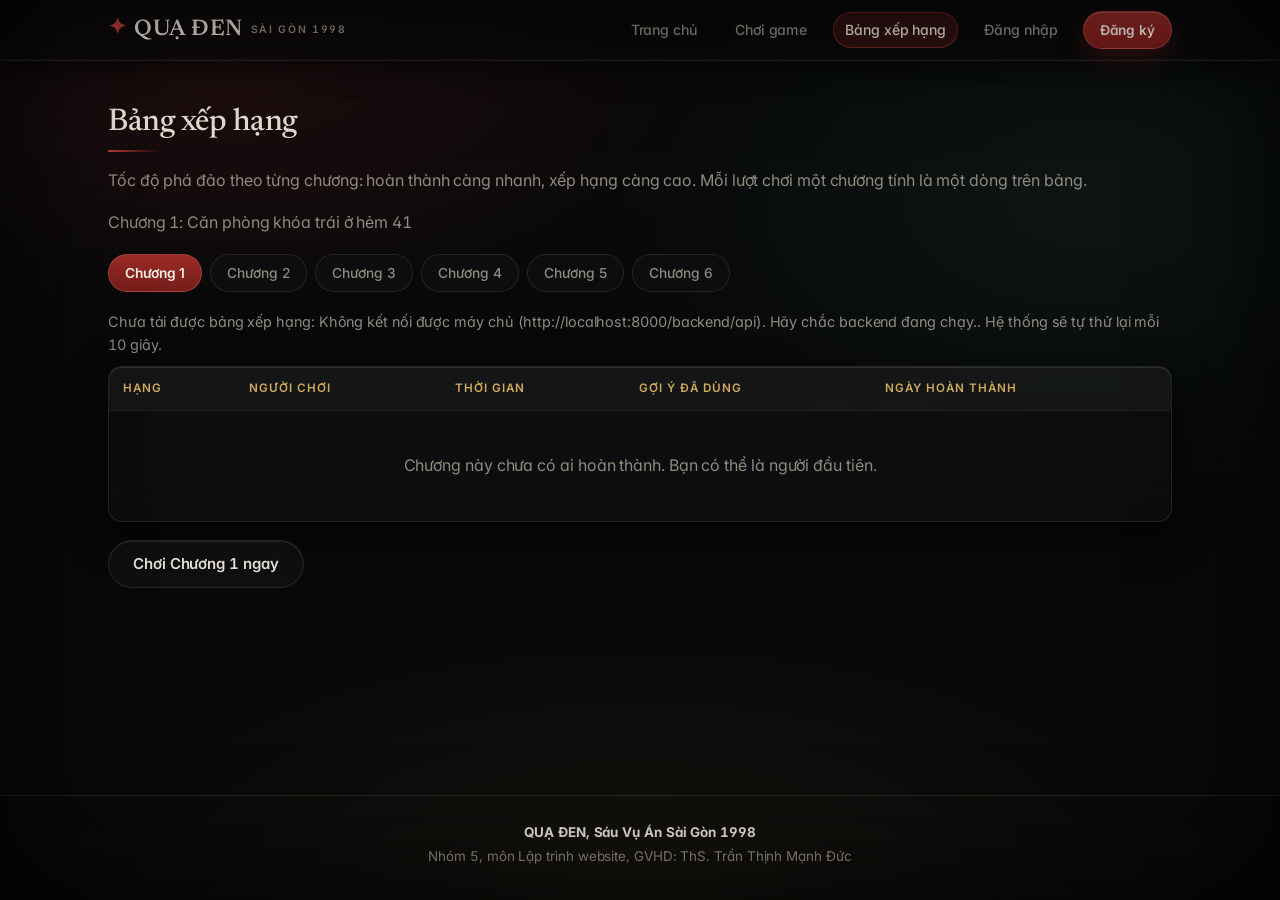
<file: frontend/leaderboard.html>
<!doctype html>
<html lang="vi">
<head>
  <meta charset="utf-8" />
  <meta name="viewport" content="width=device-width, initial-scale=1, viewport-fit=cover" />
  <meta name="color-scheme" content="dark" />
  <title>Bảng xếp hạng, Quạ Đen</title>
  <link rel="preconnect" href="https://fonts.googleapis.com" />
  <link rel="preconnect" href="https://fonts.gstatic.com" crossorigin />
  <link href="https://fonts.googleapis.com/css2?family=Inter:wght@400;500;600;700&family=Newsreader:ital,opsz,wght@0,6..72,500;0,6..72,600;1,6..72,400&display=swap" rel="stylesheet" />
  <link rel="stylesheet" href="css/style.css" />
</head>
<body>
  <header class="topnav">
    <div class="wrap">
      <a class="brand" href="index.html"><span class="crow">&#10022;</span> QUẠ ĐEN <small>Sài Gòn 1998</small></a>
      <a class="navlink" href="index.html">Trang chủ</a>
      <a class="navlink" href="game.html">Chơi game</a>
      <a class="navlink active" href="leaderboard.html">Bảng xếp hạng</a>
      <span class="nav-user hidden" id="navUser"></span>
      <a class="navlink hidden" id="navLogout" href="#" onclick="return false;">Đăng xuất</a>
      <a class="navlink" id="navLogin" href="auth.html">Đăng nhập</a>
      <a class="btn small" id="navRegister" href="auth.html#dang-ky">Đăng ký</a>
    </div>
  </header>

  <main class="section">
    <div class="wrap">
      <h2>Bảng xếp hạng</h2>
      <p class="muted">Tốc độ phá đảo theo từng chương: hoàn thành càng nhanh, xếp hạng càng cao. Mỗi lượt chơi một chương tính là một dòng trên bảng.</p>
      <p class="muted" id="lbChapterTitle">Chương 1: Căn phòng khóa trái ở hẻm 41</p>
      <div class="lb-tabs" role="tablist" aria-label="Chọn chương">
        <button class="lb-tab active" type="button" data-chuong="1">Chương 1</button>
        <button class="lb-tab" type="button" data-chuong="2">Chương 2</button>
        <button class="lb-tab" type="button" data-chuong="3">Chương 3</button>
        <button class="lb-tab" type="button" data-chuong="4">Chương 4</button>
        <button class="lb-tab" type="button" data-chuong="5">Chương 5</button>
        <button class="lb-tab" type="button" data-chuong="6">Chương 6</button>
      </div>
      <p class="status-line" id="lbStatus">Đang tải bảng xếp hạng...</p>
      <div class="table-wrap">
        <table>
          <thead>
            <tr><th>Hạng</th><th>Người chơi</th><th>Thời gian</th><th>Gợi ý đã dùng</th><th>Ngày hoàn thành</th></tr>
          </thead>
          <tbody id="lbBody"></tbody>
        </table>
        <p class="empty-note hidden" id="lbEmpty">Chương này chưa có ai hoàn thành. Bạn có thể là người đầu tiên.</p>
      </div>
      <p style="margin-top:18px;"><a class="btn ghost" href="game.html">Chơi Chương 1 ngay</a></p>
    </div>
  </main>

  <footer class="footer">
    <div class="wrap">
      <b>QUẠ ĐEN, Sáu Vụ Án Sài Gòn 1998</b><br />
      Nhóm 5, môn Lập trình website, GVHD: ThS. Trần Thịnh Mạnh Đức
    </div>
  </footer>

  <script src="config.js"></script>
  <script src="js/api.js"></script>
  <script src="js/auth.js"></script>
  <script src="js/leaderboard.js"></script>
</body>
</html>
</file>
<file: frontend/css/style.css>
/* style.css: giao diện chung cho frontend game Quạ Đen.
   Phong cách: Rusty Lake Noir + Liquid Glass tối (u ám, rợn người, Sài Gòn 1998).
   Hỗ trợ responsive cho PC, Tablet, Điện thoại (dọc & ngang).
   Thuần HTML/CSS/JS, không framework, không build step. */
:root {
  --bg: #070809;
  --bg-2: #0d0f10;
  --glass: rgba(14, 16, 17, .74);
  --glass-strong: rgba(18, 20, 22, .88);
  --glass-soft: rgba(226, 221, 208, .04);
  --line: rgba(210, 198, 170, .13);
  --line-top: rgba(242, 234, 214, .11);
  --ink: #e2ddd0;
  --ink-soft: #8f8a7e;
  --gold: #b89146;
  --gold-soft: #cfa95c;
  --gold-dim: #735723;
  --blood: #8c2623;
  --blood-soft: #b83b36;
  --teal: #5d8277;
  --red: #b84a3e;
  --shadow: 0 18px 46px rgba(0, 0, 0, .72);
  --glass-shadow: inset 0 1px 0 var(--line-top), 0 14px 38px rgba(0, 0, 0, .62);
  --radius: 14px;
  --font-display: "Newsreader", Georgia, "Times New Roman", serif;
  --font-ui: -apple-system, BlinkMacSystemFont, "SF Pro Text", "Inter", "Segoe UI", system-ui, sans-serif;
}

* { box-sizing: border-box; }
html {
  -webkit-text-size-adjust: 100%;
  scroll-behavior: smooth;
}
html, body { margin: 0; padding: 0; }
body {
  background:
    radial-gradient(ellipse 65% 45% at 18% 8%, rgba(140, 38, 35, .17), transparent 62%),
    radial-gradient(ellipse 60% 50% at 85% 22%, rgba(28, 48, 42, .30), transparent 65%),
    radial-gradient(ellipse 75% 45% at 50% 96%, rgba(115, 87, 35, .12), transparent 60%),
    var(--bg);
  background-attachment: fixed;
  color: var(--ink);
  font-family: var(--font-ui);
  font-feature-settings: "cv02", "cv03", "cv04", "cv11";
  font-variant-numeric: tabular-nums;
  -webkit-font-smoothing: antialiased;
  -moz-osx-font-smoothing: grayscale;
  text-rendering: optimizeLegibility;
  line-height: 1.62;
  letter-spacing: -.005em;
  min-height: 100vh;
  min-height: 100dvh;
  display: flex;
  flex-direction: column;
  padding-bottom: env(safe-area-inset-bottom, 0px);
}
body::after {
  content: "";
  position: fixed;
  inset: 0;
  pointer-events: none;
  z-index: 40;
  box-shadow: inset 0 0 130px rgba(0, 0, 0, .78);
}
main { flex: 1 0 auto; }

h1, h2, h3, .serif {
  font-family: var(--font-display);
  font-weight: 500;
  letter-spacing: -.015em;
  line-height: 1.18;
  margin: 0 0 .5em;
}
a { color: var(--gold-soft); transition: color .18s ease; }
a:hover { color: var(--ink); }
button {
  font-family: inherit;
  cursor: pointer;
  touch-action: manipulation;
}
a, button, input {
  -webkit-tap-highlight-color: rgba(184, 145, 70, .2);
}
:focus-visible {
  outline: 2px solid var(--gold);
  outline-offset: 2px;
}
.hidden { display: none !important; }
.wrap {
  width: 100%;
  max-width: 1120px;
  margin: 0 auto;
  padding: 0 clamp(14px, 3vw, 28px);
}
.muted { color: var(--ink-soft); }
.gold { color: var(--gold-soft); }
.center { text-align: center; }

/* ---------- thanh điều hướng Liquid Glass tối ---------- */
.topnav {
  position: sticky;
  top: 0;
  z-index: 30;
  background: rgba(9, 10, 11, .78);
  border-bottom: 1px solid var(--line);
  backdrop-filter: blur(22px) saturate(140%);
  -webkit-backdrop-filter: blur(22px) saturate(140%);
  box-shadow: inset 0 -1px 0 rgba(255, 255, 255, .03), 0 8px 24px rgba(0, 0, 0, .5);
  padding-top: env(safe-area-inset-top, 0px);
}
.topnav .wrap {
  display: flex;
  align-items: center;
  gap: 8px 14px;
  min-height: 60px;
  padding-top: 8px;
  padding-bottom: 8px;
  flex-wrap: wrap;
}
.brand {
  font-family: var(--font-display);
  font-size: clamp(1.18rem, 2.3vw, 1.42rem);
  font-weight: 600;
  letter-spacing: .02em;
  color: var(--ink);
  text-decoration: none;
  margin-right: auto;
  display: inline-flex;
  align-items: center;
  gap: 8px;
  min-height: 40px;
  white-space: nowrap;
}
.brand .crow { color: var(--blood-soft); font-size: 1.35rem; line-height: 1; }
.brand small {
  font-family: var(--font-ui);
  font-size: .65rem;
  font-weight: 600;
  letter-spacing: .16em;
  color: var(--ink-soft);
  text-transform: uppercase;
}
.navlink {
  color: var(--ink-soft);
  text-decoration: none;
  font-size: .88rem;
  font-weight: 500;
  padding: 7px 12px;
  border-radius: 999px;
  min-height: 36px;
  display: inline-flex;
  align-items: center;
  white-space: nowrap;
  transition: background .18s ease, color .18s ease;
}
.navlink:hover {
  color: var(--ink);
  background: rgba(226, 221, 208, .07);
}
.navlink.active {
  color: var(--ink);
  background: rgba(140, 38, 35, .28);
  box-shadow: inset 0 0 0 1px rgba(184, 59, 54, .45);
}
.nav-user {
  font-size: .84rem;
  color: var(--gold-soft);
  font-weight: 600;
  padding: 6px 12px;
  background: var(--glass);
  border: 1px solid var(--line);
  border-radius: 999px;
  white-space: nowrap;
}

/* ---------- nút bấm ---------- */
.btn {
  display: inline-flex;
  align-items: center;
  justify-content: center;
  gap: 8px;
  background: linear-gradient(180deg, #9c2b27, #751d1a);
  color: #f3eee4;
  border: 1px solid rgba(214, 114, 108, .35);
  border-radius: 999px;
  padding: 11px 24px;
  min-height: 44px;
  font-size: .94rem;
  font-weight: 600;
  letter-spacing: -.005em;
  text-decoration: none;
  text-align: center;
  box-shadow: inset 0 1px 0 rgba(255, 225, 220, .2), 0 8px 24px rgba(117, 29, 26, .42);
  transition: transform .14s ease, filter .18s ease, box-shadow .18s ease;
}
.btn:hover {
  filter: brightness(1.1);
  color: #ffffff;
  box-shadow: inset 0 1px 0 rgba(255, 225, 220, .28), 0 10px 28px rgba(140, 38, 35, .52);
}
.btn:active { transform: scale(.98); }
.btn:disabled { opacity: .6; cursor: wait; }
.btn.ghost {
  background: var(--glass-soft);
  color: var(--ink);
  border: 1px solid var(--line);
  backdrop-filter: blur(16px);
  -webkit-backdrop-filter: blur(16px);
  box-shadow: inset 0 1px 0 rgba(255, 245, 225, .08);
}
.btn.ghost:hover {
  border-color: rgba(207, 169, 92, .45);
  color: var(--gold-soft);
  background: rgba(226, 221, 208, .08);
}
.btn.small {
  padding: 7px 16px;
  min-height: 36px;
  font-size: .85rem;
}
.btn-row {
  display: flex;
  gap: 12px;
  flex-wrap: wrap;
}

/* ---------- hero trang chủ ---------- */
.hero {
  padding: clamp(38px, 6vw, 72px) 0 clamp(28px, 4vw, 44px);
  border-bottom: 1px solid var(--line);
}
.hero .kicker {
  display: inline-block;
  color: var(--gold-soft);
  background: rgba(184, 145, 70, .09);
  border: 1px solid rgba(184, 145, 70, .25);
  padding: 5px 12px;
  border-radius: 999px;
  font-size: .72rem;
  font-weight: 600;
  letter-spacing: .1em;
  text-transform: uppercase;
  margin: 0 0 14px;
}
.hero h1 {
  font-size: clamp(2.2rem, 5.8vw, 4rem);
  font-weight: 600;
  letter-spacing: -.02em;
  margin-bottom: 10px;
  color: var(--ink);
  text-shadow: 0 6px 26px rgba(0, 0, 0, .8);
}
.hero h1 .year {
  color: var(--blood-soft);
  font-style: italic;
}
.hero .tagline {
  font-family: var(--font-display);
  font-style: italic;
  font-size: clamp(1.08rem, 2.3vw, 1.28rem);
  color: var(--ink-soft);
  max-width: 640px;
  margin: 0;
}
.hero .story {
  margin: 22px 0 26px;
  padding: clamp(16px, 2.5vw, 22px);
  background: var(--glass);
  backdrop-filter: blur(20px) saturate(140%);
  -webkit-backdrop-filter: blur(20px) saturate(140%);
  border: 1px solid var(--line);
  border-left: 3px solid var(--blood);
  border-radius: var(--radius);
  box-shadow: var(--glass-shadow);
  max-width: 760px;
  font-size: clamp(.94rem, 1.8vw, 1.01rem);
}
.hero .story b { color: var(--gold-soft); font-weight: 600; }
.stats {
  display: grid;
  grid-template-columns: repeat(4, minmax(0, 1fr));
  gap: 12px;
  margin: 30px 0 6px;
}
.stat {
  background: var(--glass);
  backdrop-filter: blur(18px) saturate(140%);
  -webkit-backdrop-filter: blur(18px) saturate(140%);
  border: 1px solid var(--line);
  border-radius: var(--radius);
  box-shadow: var(--glass-shadow);
  padding: 16px 12px;
  text-align: center;
}
.stat b {
  display: block;
  font-family: var(--font-display);
  font-size: clamp(1.55rem, 3vw, 2.05rem);
  font-weight: 600;
  color: var(--gold-soft);
}
.stat span {
  font-size: .72rem;
  font-weight: 600;
  letter-spacing: .08em;
  text-transform: uppercase;
  color: var(--ink-soft);
}

/* ---------- section, card Liquid Glass ---------- */
.section { padding: clamp(28px, 4.5vw, 44px) 0; }
.section h2 {
  font-size: clamp(1.5rem, 3.2vw, 1.95rem);
  color: var(--ink);
}
.section h2::after {
  content: "";
  display: block;
  width: 52px;
  height: 2px;
  background: linear-gradient(90deg, var(--blood-soft), transparent);
  margin-top: 8px;
  border-radius: 999px;
}
.grid {
  display: grid;
  grid-template-columns: repeat(auto-fill, minmax(280px, 1fr));
  gap: 16px;
}
.card {
  background: var(--glass);
  backdrop-filter: blur(20px) saturate(140%);
  -webkit-backdrop-filter: blur(20px) saturate(140%);
  border: 1px solid var(--line);
  border-radius: var(--radius);
  box-shadow: var(--glass-shadow);
  padding: 20px 22px;
  display: flex;
  flex-direction: column;
  gap: 6px;
  transition: transform .18s ease, border-color .18s ease;
}
.card:hover { border-color: rgba(207, 169, 92, .3); }
.card h3 { font-size: 1.22rem; margin-bottom: 2px; }
.card h3 .no { color: var(--blood-soft); margin-right: 6px; font-style: italic; }
.card p { margin: 2px 0; color: var(--ink-soft); font-size: .92rem; }
.card .meta {
  font-size: .74rem;
  color: var(--gold-soft);
  font-weight: 600;
  letter-spacing: .08em;
  text-transform: uppercase;
}
.card.locked { opacity: .6; }
.card.current {
  border-color: rgba(184, 145, 70, .48);
  box-shadow: inset 0 1px 0 rgba(242, 234, 214, .14), 0 14px 36px rgba(115, 87, 35, .18);
}

/* ---------- bảng ---------- */
.table-wrap {
  overflow-x: auto;
  -webkit-overflow-scrolling: touch;
  border: 1px solid var(--line);
  border-radius: var(--radius);
  background: var(--glass);
  backdrop-filter: blur(20px) saturate(140%);
  -webkit-backdrop-filter: blur(20px) saturate(140%);
  box-shadow: var(--glass-shadow);
}
table {
  width: 100%;
  min-width: 520px;
  border-collapse: collapse;
  background: transparent;
}
th, td {
  padding: 12px 14px;
  text-align: left;
  font-size: .92rem;
  border-bottom: 1px solid rgba(210, 198, 170, .07);
}
th {
  background: rgba(226, 221, 208, .04);
  color: var(--gold-soft);
  font-size: .73rem;
  font-weight: 600;
  letter-spacing: .09em;
  text-transform: uppercase;
  white-space: nowrap;
}
tr:last-child td { border-bottom: none; }
tr:nth-child(even) td { background: rgba(255, 255, 255, .015); }
td:first-child {
  font-family: var(--font-display);
  font-size: 1.05rem;
  font-weight: 600;
  color: var(--gold-soft);
}

/* ---------- form (PC 2 cột, Mobile 1 cột) ---------- */
.auth-grid {
  display: grid;
  grid-template-columns: repeat(2, minmax(0, 1fr));
  gap: 20px;
  align-items: start;
}
.form-card { max-width: 960px; margin: 0 auto; }
.form-card .card { padding: clamp(20px, 3vw, 28px); }
label {
  display: block;
  font-size: .85rem;
  font-weight: 600;
  color: var(--ink);
  margin: 12px 0 6px;
}
input[type=text], input[type=email], input[type=password] {
  width: 100%;
  padding: 12px 14px;
  min-height: 44px;
  font-size: .96rem;
  font-family: inherit;
  background: rgba(7, 8, 9, .72);
  color: var(--ink);
  border: 1px solid var(--line);
  border-radius: 10px;
  transition: border-color .16s ease, box-shadow .16s ease;
}
input:focus {
  outline: none;
  border-color: var(--gold);
  box-shadow: 0 0 0 3px rgba(184, 145, 70, .2);
}
.form-card .btn { width: 100%; margin-top: 18px; }
.msg {
  margin-top: 14px;
  padding: 10px 14px;
  border-radius: 10px;
  font-size: .9rem;
}
.msg-ok {
  background: rgba(93, 130, 119, .18);
  border: 1px solid var(--teal);
  color: #a9cfc3;
}
.msg-error {
  background: rgba(140, 38, 35, .24);
  border: 1px solid var(--blood-soft);
  color: #f0b2ad;
}
.form-switch {
  margin-top: 14px;
  text-align: center;
  font-size: .88rem;
  color: var(--ink-soft);
}

/* ---------- tab chương (bảng xếp hạng) ---------- */
.lb-tabs {
  display: flex;
  gap: 8px;
  flex-wrap: wrap;
  margin: 18px 0;
}
.lb-tab {
  background: var(--glass);
  backdrop-filter: blur(14px);
  -webkit-backdrop-filter: blur(14px);
  color: var(--ink-soft);
  border: 1px solid var(--line);
  border-radius: 999px;
  padding: 8px 16px;
  min-height: 38px;
  font-size: .86rem;
  font-weight: 500;
  white-space: nowrap;
  transition: border-color .15s ease, color .15s ease, background .15s ease;
}
.lb-tab:hover { border-color: rgba(207, 169, 92, .4); color: var(--ink); }
.lb-tab.active {
  background: linear-gradient(180deg, #9c2b27, #751d1a);
  border-color: rgba(214, 114, 108, .35);
  color: #f3eee4;
  font-weight: 600;
}
.status-line { color: var(--ink-soft); font-size: .9rem; margin: 10px 0; }
.empty-note { padding: 26px; text-align: center; color: var(--ink-soft); }

/* ---------- footer ---------- */
.footer {
  border-top: 1px solid var(--line);
  padding: 24px 0 32px;
  color: var(--ink-soft);
  font-size: .84rem;
  text-align: center;
  line-height: 1.8;
}
.footer b { color: var(--ink); }

/* ---------- Tablet (<= 820px) ---------- */
@media (max-width: 820px) {
  .auth-grid { grid-template-columns: 1fr; max-width: 520px; margin: 0 auto; }
  .stats { grid-template-columns: repeat(2, minmax(0, 1fr)); }
}

/* ---------- Mobile (<= 640px) ---------- */
@media (max-width: 640px) {
  .topnav .wrap {
    gap: 6px 8px;
    padding-top: 10px;
    padding-bottom: 10px;
  }
  .brand {
    width: 100%;
    margin-right: 0;
    justify-content: space-between;
    padding-bottom: 4px;
    border-bottom: 1px solid rgba(210, 198, 170, .1);
  }
  .navlink {
    font-size: .84rem;
    padding: 6px 10px;
    min-height: 36px;
  }
  .nav-user {
    font-size: .78rem;
    padding: 4px 10px;
  }
  .btn-row { flex-direction: column; }
  .btn-row .btn { width: 100%; }
  .grid { grid-template-columns: 1fr; }
  .lb-tabs {
    flex-wrap: nowrap;
    overflow-x: auto;
    -webkit-overflow-scrolling: touch;
    scrollbar-width: none;
    padding-bottom: 4px;
  }
  .lb-tabs::-webkit-scrollbar { display: none; }
  th, td {
    padding: 10px 10px;
    font-size: .85rem;
  }
}

@media (prefers-reduced-motion: reduce) {
  html { scroll-behavior: auto; }
  .btn, .navlink, .lb-tab, .card { transition: none; }
}
</file>
